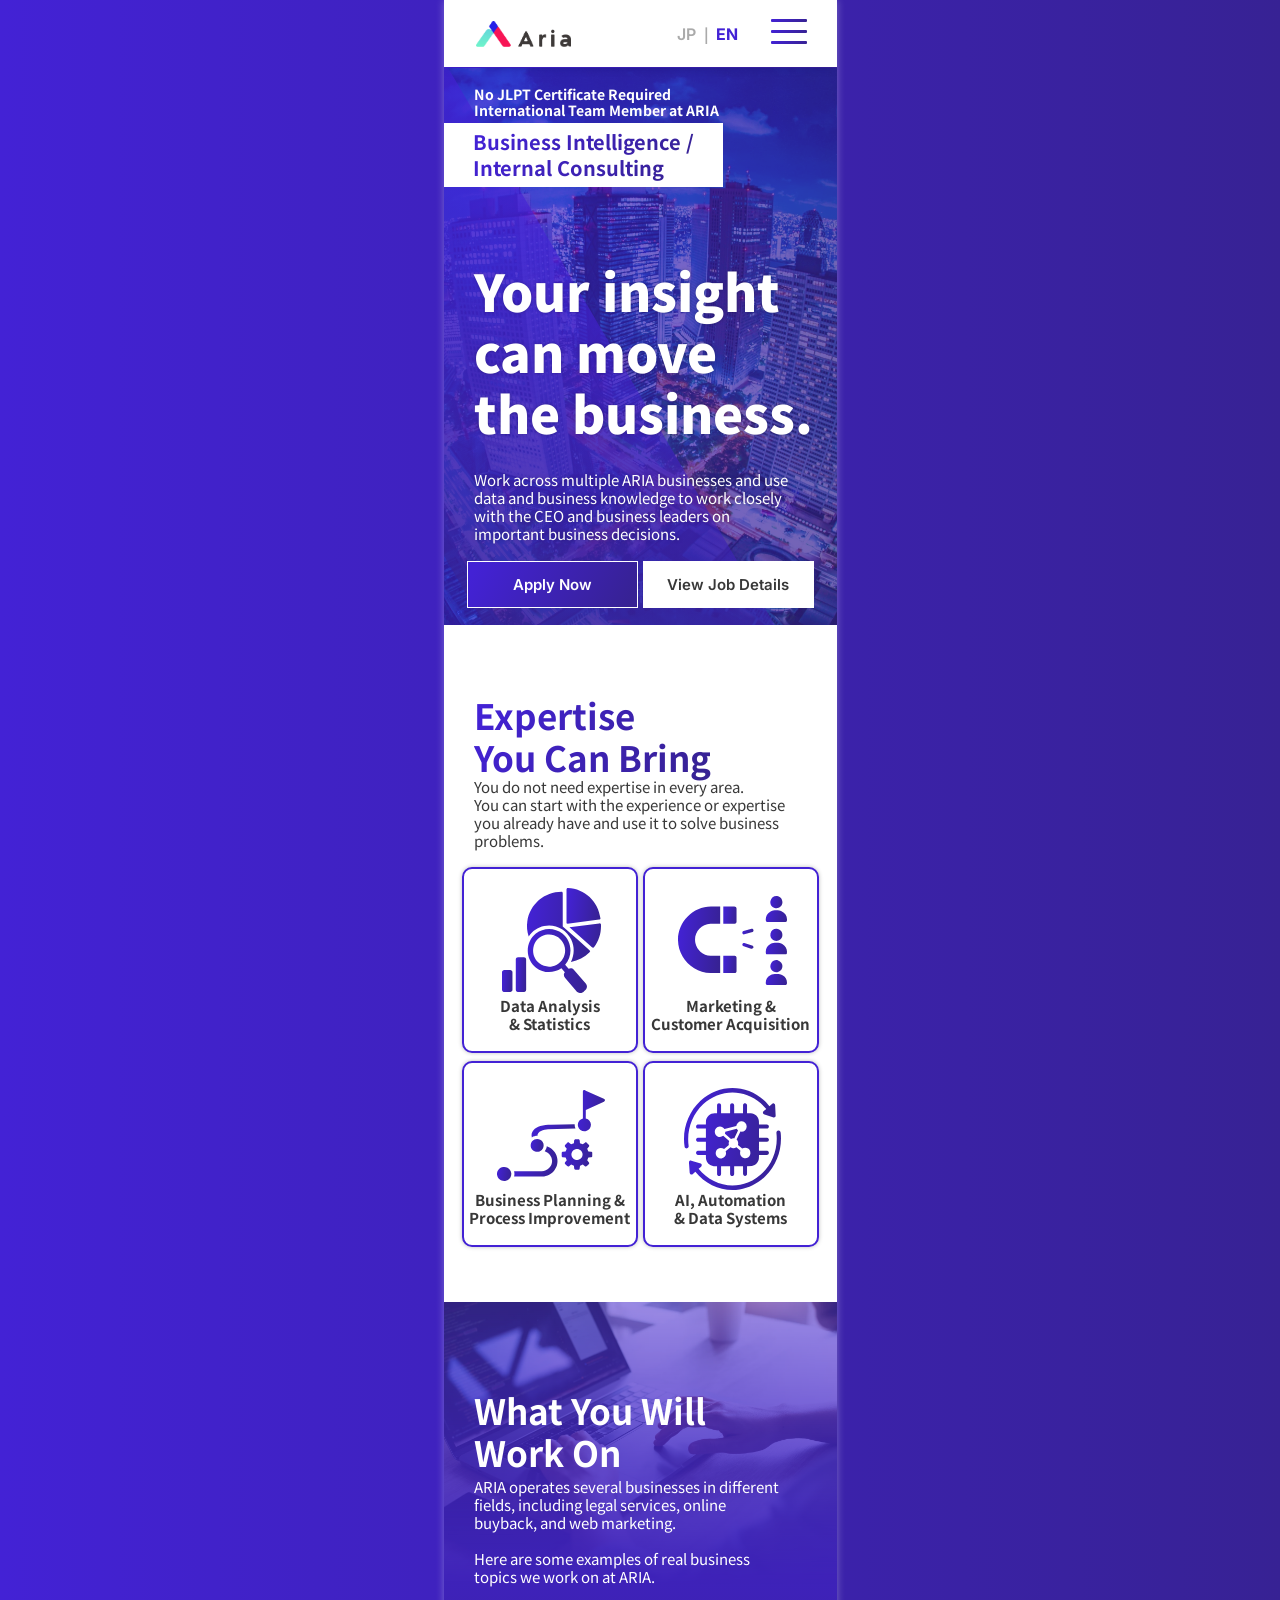
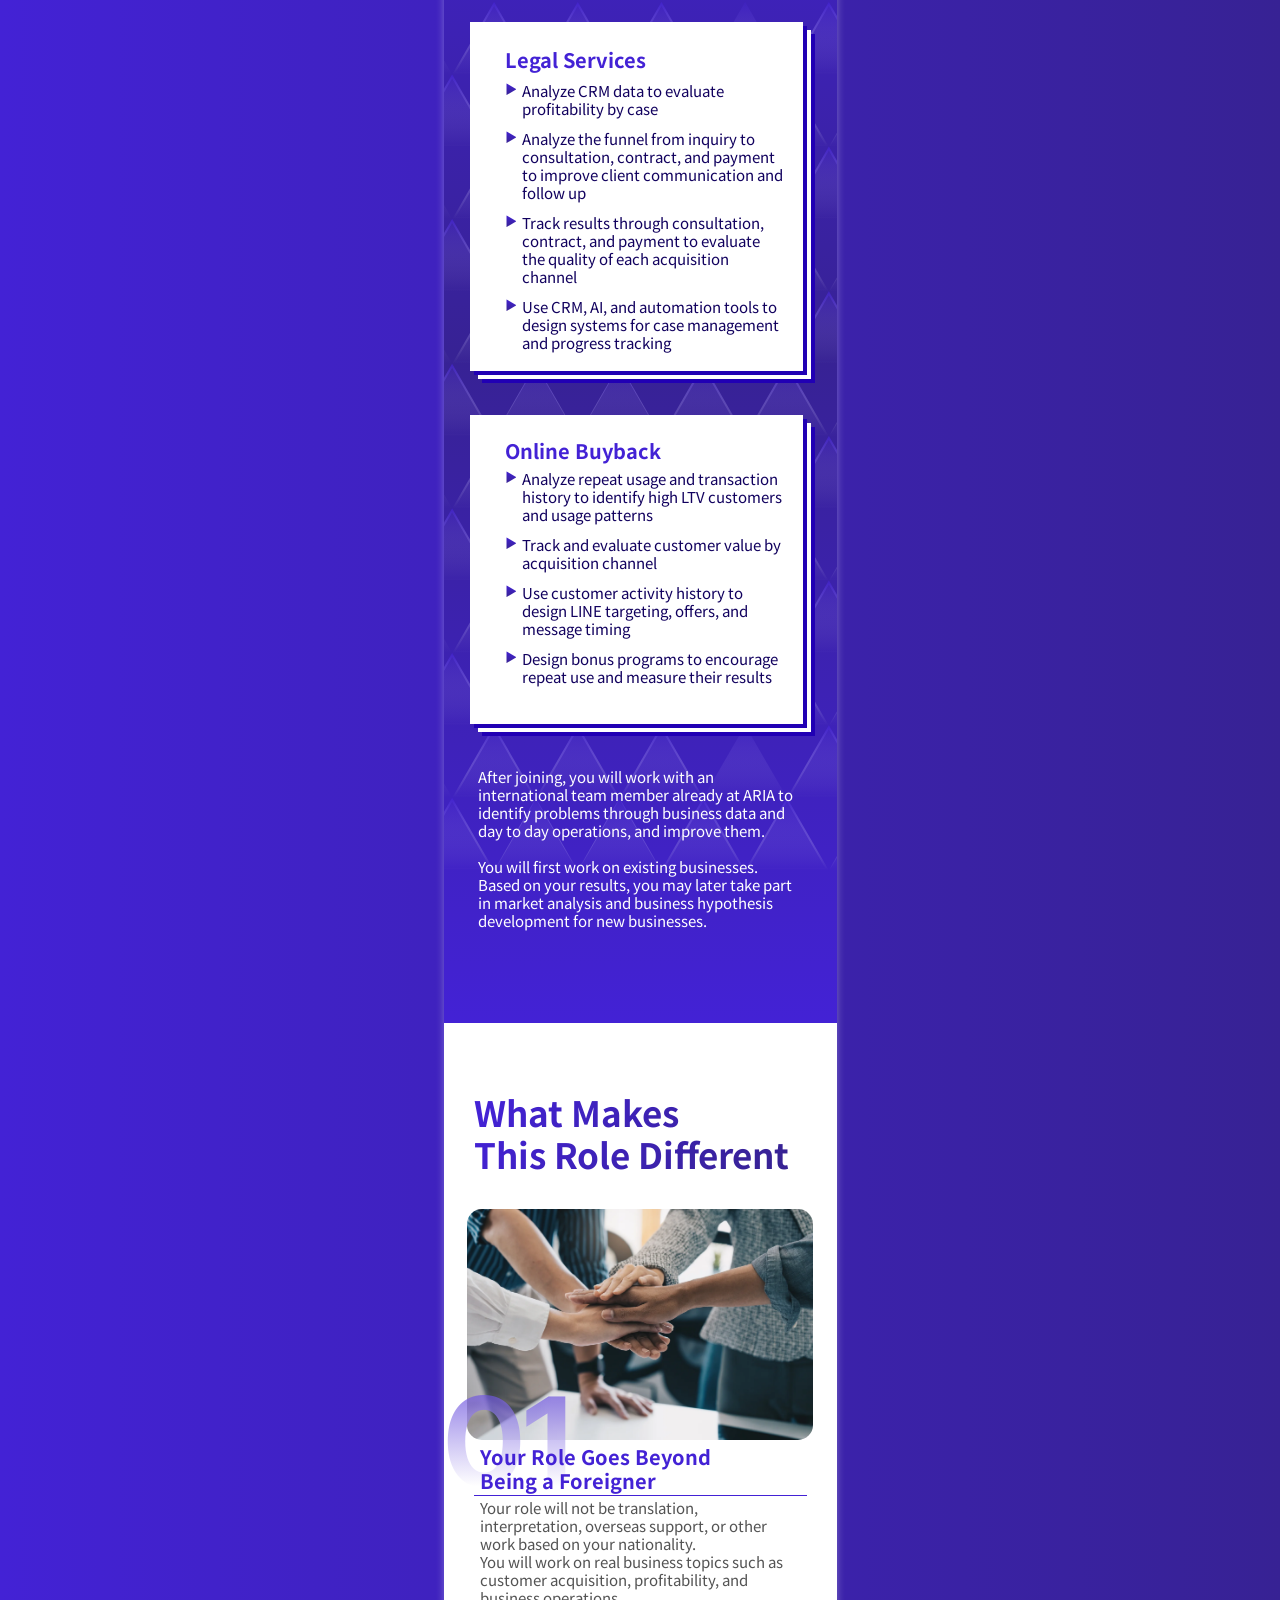
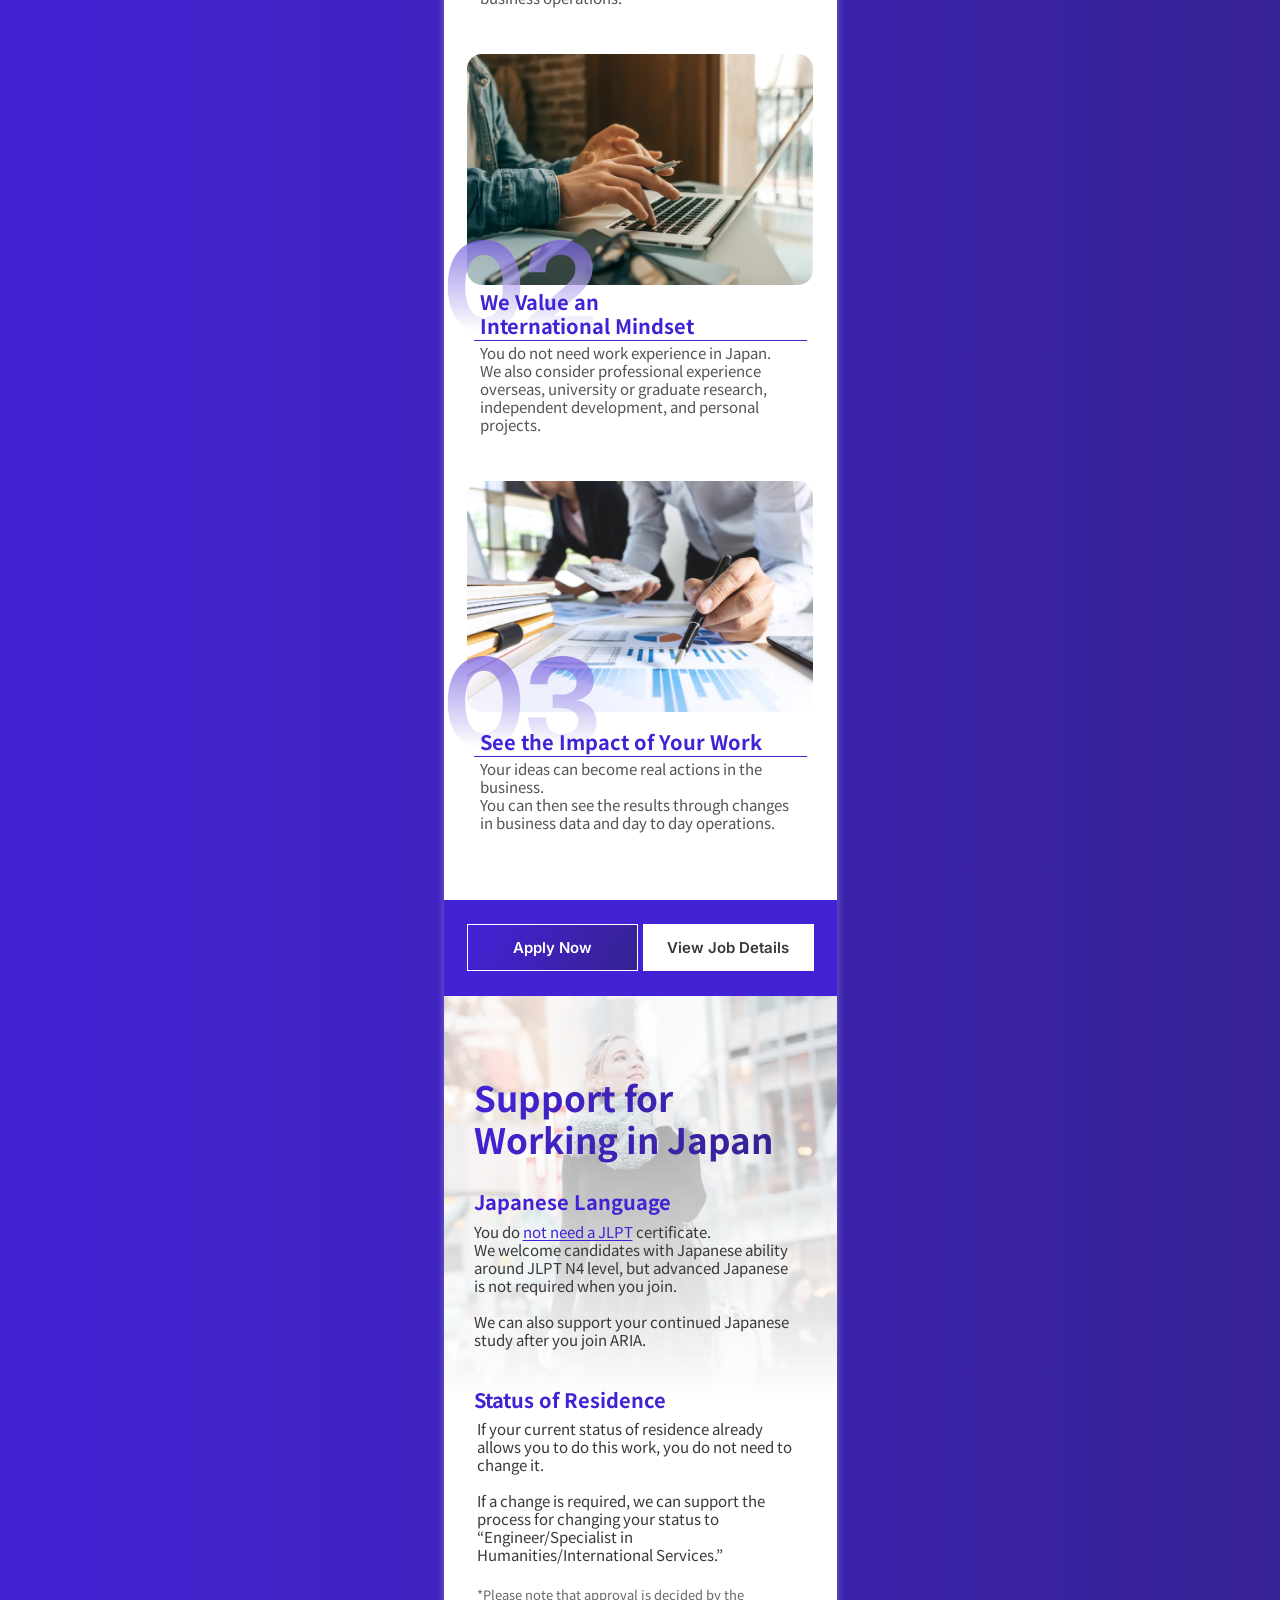
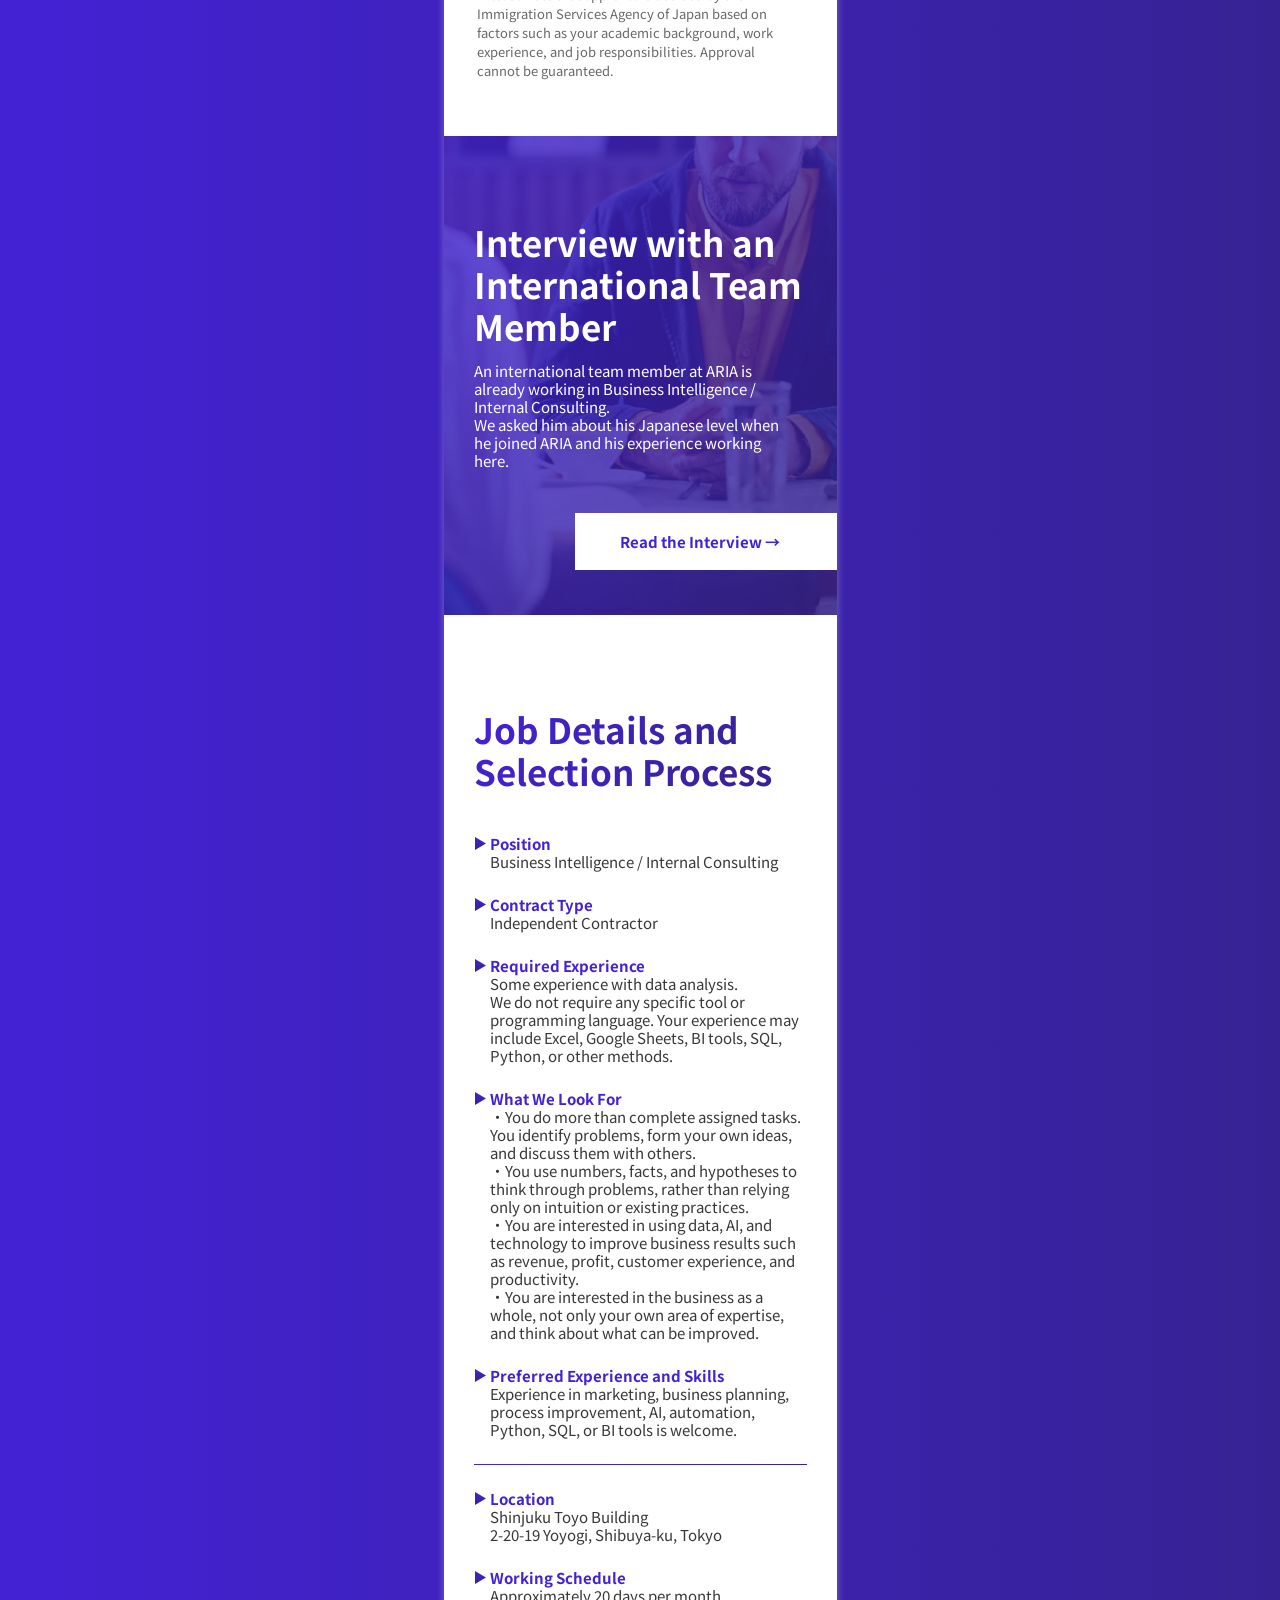
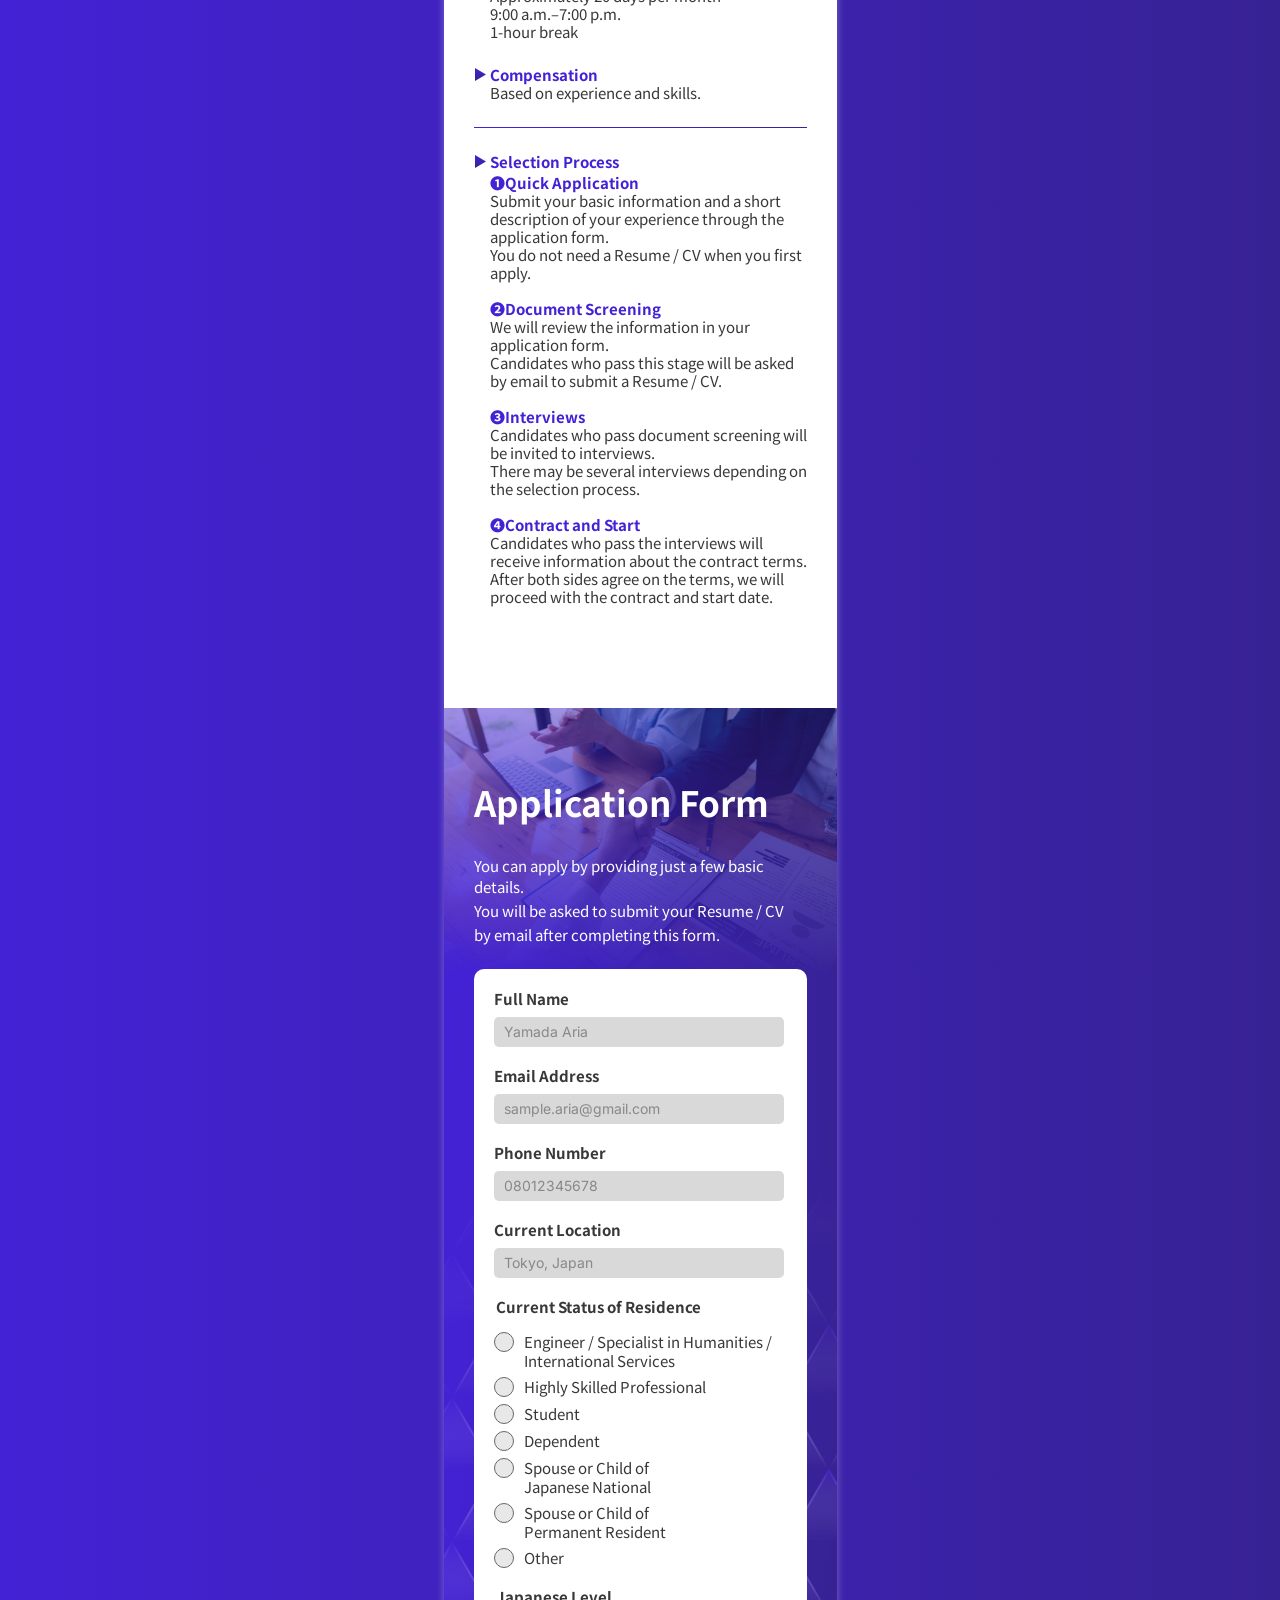
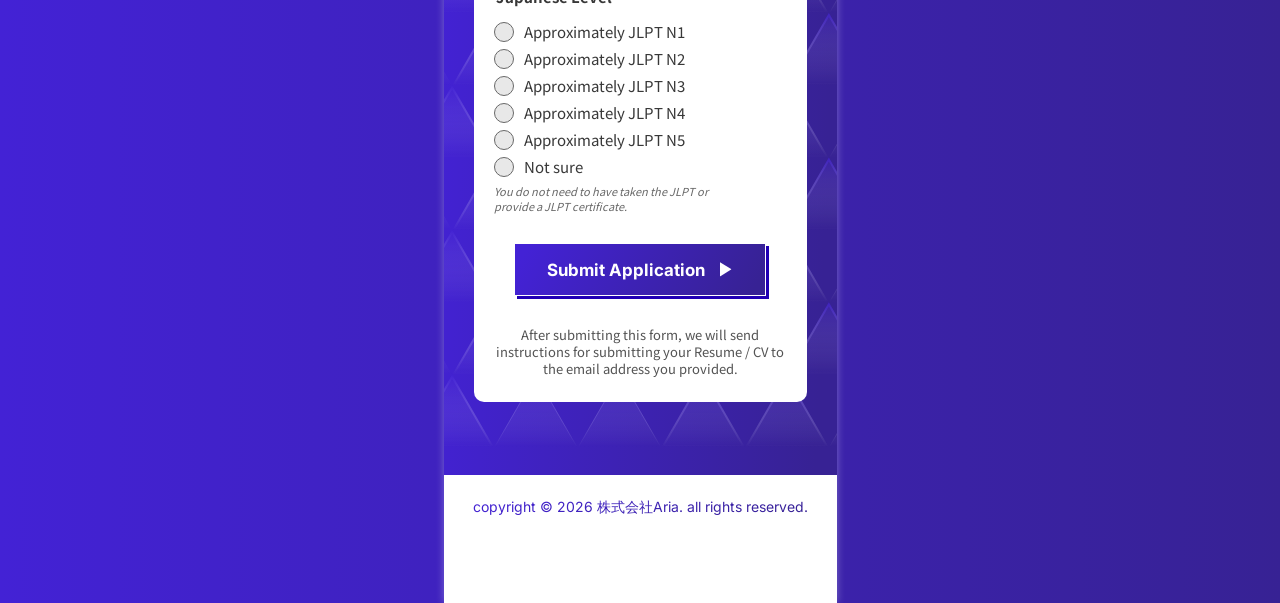
<file: index.html>
<!doctype html>
<html lang="en">
<head>
  <meta charset="utf-8">
  <meta name="viewport" content="width=device-width, initial-scale=1">
  <meta name="description" content="Business Intelligence / Internal Consulting recruitment at ARIA">
  <title>ARIA | Business Intelligence / Internal Consulting</title>
  <link rel="icon" type="image/png" href="assets/favicon.png">
  <link rel="preconnect" href="https://fonts.googleapis.com">
  <link rel="preconnect" href="https://fonts.gstatic.com" crossorigin>
  <link href="https://fonts.googleapis.com/css2?family=Inter:wght@400;600;700;900&family=Noto+Sans+JP:wght@400;700;900&display=swap" rel="stylesheet">
  <link rel="stylesheet" href="styles.css?v=47">
</head>
<body>
  <main class="page">
    <header class="header" id="page-top">
      <img class="logo" src="assets/logo-hq.png" alt="ARIA">
      <div class="language" role="group" aria-label="Language selection">
        <button type="button" data-lang="ja" aria-pressed="false">JP</button><span>｜</span><button class="is-active" type="button" data-lang="en" aria-pressed="true">EN</button>
      </div>
      <button class="menu" type="button" aria-label="Open menu" aria-expanded="false"><i></i><i></i><i></i></button>
      <nav class="global-menu" aria-label="Page navigation" aria-hidden="true">
        <div class="global-menu-links">
          <a href="#expertise">Expertise You Can Bring</a>
          <a href="#work">What You Will Work On</a>
          <a href="#different">What Makes This Role Different</a>
          <a href="#support">Support for Working in Japan</a>
          <a href="#interview">Interview</a>
        </div>
        <div class="global-menu-actions"><a class="global-menu-apply" href="#form">Apply Now</a><a class="global-menu-details" href="#job-details">View Job Details</a></div>
      </nav>
    </header>
    <button class="menu-backdrop" type="button" aria-label="Close menu" tabindex="-1"></button>

    <section class="hero" id="top">
      <div class="hero-photo"></div>
      <div class="hero-line" aria-hidden="true"><img src="assets/hero-line.svg" alt=""></div>
      <p class="hero-kicker">No JLPT Certificate Required<br>International Team Member at ARIA</p>
      <div class="hero-role"><span>Business Intelligence /<br>Internal Consulting</span></div>
      <h1>Your insight<br>can move<br>the business.</h1>
      <p class="hero-copy">Work across multiple ARIA businesses and use data and business knowledge to work closely with the CEO and business leaders on important business decisions.</p>
      <div class="button-pair hero-buttons">
        <a class="button button-primary" href="#form">Apply Now</a>
        <a class="button button-light" href="#job-details">View Job Details</a>
      </div>
    </section>

    <section class="expertise" id="expertise">
      <h2>Expertise<br>You Can Bring</h2>
      <p class="lead">You do not need expertise in every area.<br>You can start with the experience or expertise you already have and use it to solve business problems.</p>
      <div class="expertise-grid">
        <div class="expertise-card expertise-data"><img src="assets/expertise-data-card.svg" alt=""><span>Data Analysis<br>&amp; Statistics</span></div>
        <div class="expertise-card expertise-marketing"><img src="assets/expertise-marketing-card.svg" alt=""><span>Marketing &amp;<br>Customer Acquisition</span></div>
        <div class="expertise-card expertise-planning"><img src="assets/expertise-planning-card.svg" alt=""><span>Business Planning &amp;<br>Process Improvement</span></div>
        <div class="expertise-card expertise-ai"><img src="assets/expertise-ai-card.svg" alt=""><span>AI, Automation<br>&amp; Data Systems</span></div>
      </div>
    </section>

    <section class="work" id="work">
      <div class="work-photo" aria-hidden="true"></div>
      <div class="work-pattern" aria-hidden="true"></div>
      <h2>What You Will<br>Work On</h2>
      <p class="work-intro">ARIA operates several businesses in different fields, including legal services, online buyback, and web marketing.<br><br>Here are some examples of real business topics we work on at ARIA.</p>
      <article class="work-card legal"><h3>Legal Services</h3><ul><li>Analyze CRM data to evaluate profitability by case</li><li>Analyze the funnel from inquiry to consultation, contract, and payment to improve client communication and follow up</li><li>Track results through consultation, contract, and payment to evaluate the quality of each acquisition channel</li><li>Use CRM, AI, and automation tools to design systems for case management and progress tracking</li></ul></article>
      <article class="work-card buyback"><h3>Online Buyback</h3><ul><li>Analyze repeat usage and transaction history to identify high LTV customers and usage patterns</li><li>Track and evaluate customer value by acquisition channel</li><li>Use customer activity history to design LINE targeting, offers, and message timing</li><li>Design bonus programs to encourage repeat use and measure their results</li></ul></article>
      <p class="work-outro">After joining, you will work with an international team member already at ARIA to identify problems through business data and day to day operations, and improve them.<br><br>You will first work on existing businesses. Based on your results, you may later take part in market analysis and business hypothesis development for new businesses.</p>
    </section>

    <section class="different" id="different">
      <h2>What Makes<br>This Role Different</h2>
      <div class="difference-photo photo-1"><img src="assets/difference-meeting.webp" alt="" loading="lazy" decoding="async"></div>
      <div class="difference-photo photo-2"><img src="assets/difference-experience.webp" alt="" loading="lazy" decoding="async"></div>
      <div class="difference-photo photo-3"><img src="assets/difference-impact.webp" alt="" loading="lazy" decoding="async"></div>
      <article class="difference d1"><span class="number">01</span><h3>Your Role Goes Beyond<br>Being a Foreigner</h3><p>Your role will not be translation, interpretation, overseas support, or other work based on your nationality.<br>You will work on real business topics such as customer acquisition, profitability, and business operations.</p></article>
      <article class="difference d2"><span class="number">02</span><h3>We Value an<br>International Mindset</h3><p>You do not need work experience in Japan.<br>We also consider professional experience overseas, university or graduate research, independent development, and personal projects.</p></article>
      <article class="difference d3"><span class="number">03</span><h3>See the Impact of Your Work</h3><p>Your ideas can become real actions in the business.<br>You can then see the results through changes in business data and day to day operations.</p></article>
    </section>

    <section class="cta-band"><div class="button-pair"><a class="button button-primary" href="#form">Apply Now</a><a class="button button-light" href="#job-details">View Job Details</a></div></section>

    <section class="support" id="support">
      <div class="support-photo"></div>
      <h2>Support for<br>Working in Japan</h2>
      <h3 class="japanese">Japanese Language</h3>
      <div class="japanese-copy support-copy"><p>You do <span class="inline-link">not need a JLPT</span> certificate.</p><p>We welcome candidates with Japanese ability around JLPT N4 level, but advanced Japanese is not required when you join.</p><p>We can also support your continued Japanese study after you join ARIA.</p></div>
      <h3 class="residence">Status of Residence</h3>
      <div class="residence-copy support-copy"><p>If your current status of residence already allows you to do this work, you do not need to change it.</p><p>If a change is required, we can support the process for changing your status to “Engineer/Specialist in Humanities/International Services.”</p></div>
      <p class="note">*Please note that approval is decided by the Immigration Services Agency of Japan based on factors such as your academic background, work experience, and job responsibilities. Approval cannot be guaranteed.</p>
    </section>

    <section class="interview" id="interview">
      <div class="interview-photo"></div>
      <h2>Interview with an<br>International Team<br>Member</h2>
      <p>An international team member at ARIA is already working in Business Intelligence / Internal Consulting.<br>We asked him about his Japanese level when he joined ARIA and his experience working here.</p>
      <a href="interview.html" class="interview-link">Read the Interview →</a>
    </section>

    <section class="job-details" id="job-details">
      <h2>Job Details and<br>Selection Process</h2>
      <div class="detail-list">
        <div class="detail"><h3>Position</h3><p>Business Intelligence / Internal Consulting</p></div>
        <div class="detail"><h3>Contract Type</h3><p>Independent Contractor</p></div>
        <div class="detail"><h3>Required Experience</h3><p>Some experience with data analysis.<br>We do not require any specific tool or programming language. Your experience may include Excel, Google Sheets, BI tools, SQL, Python, or other methods.</p></div>
        <div class="detail"><h3>What We Look For</h3><p>・You do more than complete assigned tasks. You identify problems, form your own ideas, and discuss them with others.<br>・You use numbers, facts, and hypotheses to think through problems, rather than relying only on intuition or existing practices.<br>・You are interested in using data, AI, and technology to improve business results such as revenue, profit, customer experience, and productivity.<br>・You are interested in the business as a whole, not only your own area of expertise, and think about what can be improved.</p></div>
        <div class="detail"><h3>Preferred Experience and Skills</h3><p>Experience in marketing, business planning, process improvement, AI, automation, Python, SQL, or BI tools is welcome.</p></div>
        <hr>
        <div class="detail"><h3>Location</h3><p>Shinjuku Toyo Building<br>2-20-19 Yoyogi, Shibuya-ku, Tokyo</p></div>
        <div class="detail"><h3>Working Schedule</h3><p>Approximately 20 days per month<br>9:00 a.m.–7:00 p.m.<br>1-hour break</p></div>
        <div class="detail"><h3>Compensation</h3><p>Based on experience and skills.</p></div>
        <hr>
        <div class="detail process"><h3>Selection Process</h3><p><b>❶Quick Application</b><br>Submit your basic information and a short description of your experience through the application form.<br>You do not need a Resume / CV when you first apply.<br><br><b>❷Document Screening</b><br>We will review the information in your application form.<br>Candidates who pass this stage will be asked by email to submit a Resume / CV.<br><br><b>❸Interviews</b><br>Candidates who pass document screening will be invited to interviews.<br>There may be several interviews depending on the selection process.<br><br><b>❹Contract and Start</b><br>Candidates who pass the interviews will receive information about the contract terms.<br>After both sides agree on the terms, we will proceed with the contract and start date.</p></div>
      </div>
    </section>

    <section class="form-section" id="form">
      <div class="form-photo" aria-hidden="true"></div>
      <div class="form-pattern" aria-hidden="true"></div>
      <h2>Application Form</h2>
      <div class="form-intro">
        <p>You can apply by providing just a few basic details.</p>
        <p><span class="form-intro-resume">You will be asked to submit your Resume / CV</span><span> by email after completing this form.</span></p>
      </div>
      <form class="application-form">
        <div class="basic-field"><label for="full-name">Full Name</label><input id="full-name" name="fullName" type="text" placeholder="Yamada Aria" required></div>
        <div class="basic-field"><label for="email">Email Address</label><input id="email" name="email" type="email" placeholder="sample.aria@gmail.com" required></div>
        <div class="basic-field"><label for="phone">Phone Number</label><input id="phone" name="phone" type="tel" placeholder="08012345678" required></div>
        <div class="basic-field"><label for="location">Current Location</label><input id="location" name="location" type="text" placeholder="Tokyo, Japan" required></div>

        <fieldset class="radio-group residence-options"><legend>Current Status of Residence</legend>
          <label><input type="radio" name="residence" value="engineer" required><span>Engineer / Specialist in Humanities /<br>International Services</span></label>
          <label><input type="radio" name="residence" value="highly-skilled"><span>Highly Skilled Professional</span></label>
          <label><input type="radio" name="residence" value="student"><span>Student</span></label>
          <label><input type="radio" name="residence" value="dependent"><span>Dependent</span></label>
          <label><input type="radio" name="residence" value="spouse-japanese"><span>Spouse or Child of<br>Japanese National</span></label>
          <label><input type="radio" name="residence" value="spouse-resident"><span>Spouse or Child of<br>Permanent Resident</span></label>
          <label><input type="radio" name="residence" value="other"><span>Other</span></label>
        </fieldset>

        <div class="residence-other-field" hidden>
          <label for="residence-other">Please specify</label>
          <input id="residence-other" name="residenceOther" type="text" autocomplete="off">
        </div>

        <fieldset class="radio-group japanese-options"><legend>Japanese Level</legend>
          <label><input type="radio" name="japaneseLevel" value="n1" required><span>Approximately JLPT N1</span></label>
          <label><input type="radio" name="japaneseLevel" value="n2"><span>Approximately JLPT N2</span></label>
          <label><input type="radio" name="japaneseLevel" value="n3"><span>Approximately JLPT N3</span></label>
          <label><input type="radio" name="japaneseLevel" value="n4"><span>Approximately JLPT N4</span></label>
          <label><input type="radio" name="japaneseLevel" value="n5"><span>Approximately JLPT N5</span></label>
          <label><input type="radio" name="japaneseLevel" value="unknown"><span>Not sure</span></label>
          <small>You do not need to have taken the JLPT or<br>provide a JLPT certificate.</small>
        </fieldset>

        <button class="submit-application" type="submit">Submit Application <img src="assets/submit-arrow.svg" alt=""></button>
        <p class="form-note">After submitting this form, we will send instructions for submitting your Resume / CV to the email address you provided.</p>
      </form>
    </section>

    <footer class="site-footer">
      <p>copyright © 2026 株式会社Aria. all rights reserved.</p>
    </footer>
  </main>

  <div class="floating-cta"><a class="button button-primary" href="#form">Apply Now</a><a class="button button-light" href="#job-details">View Job Details</a><a class="to-top" href="#page-top" aria-label="Back to top">↑</a></div>
  <script src="script.js?v=20"></script>
</body>
</html>
</file>
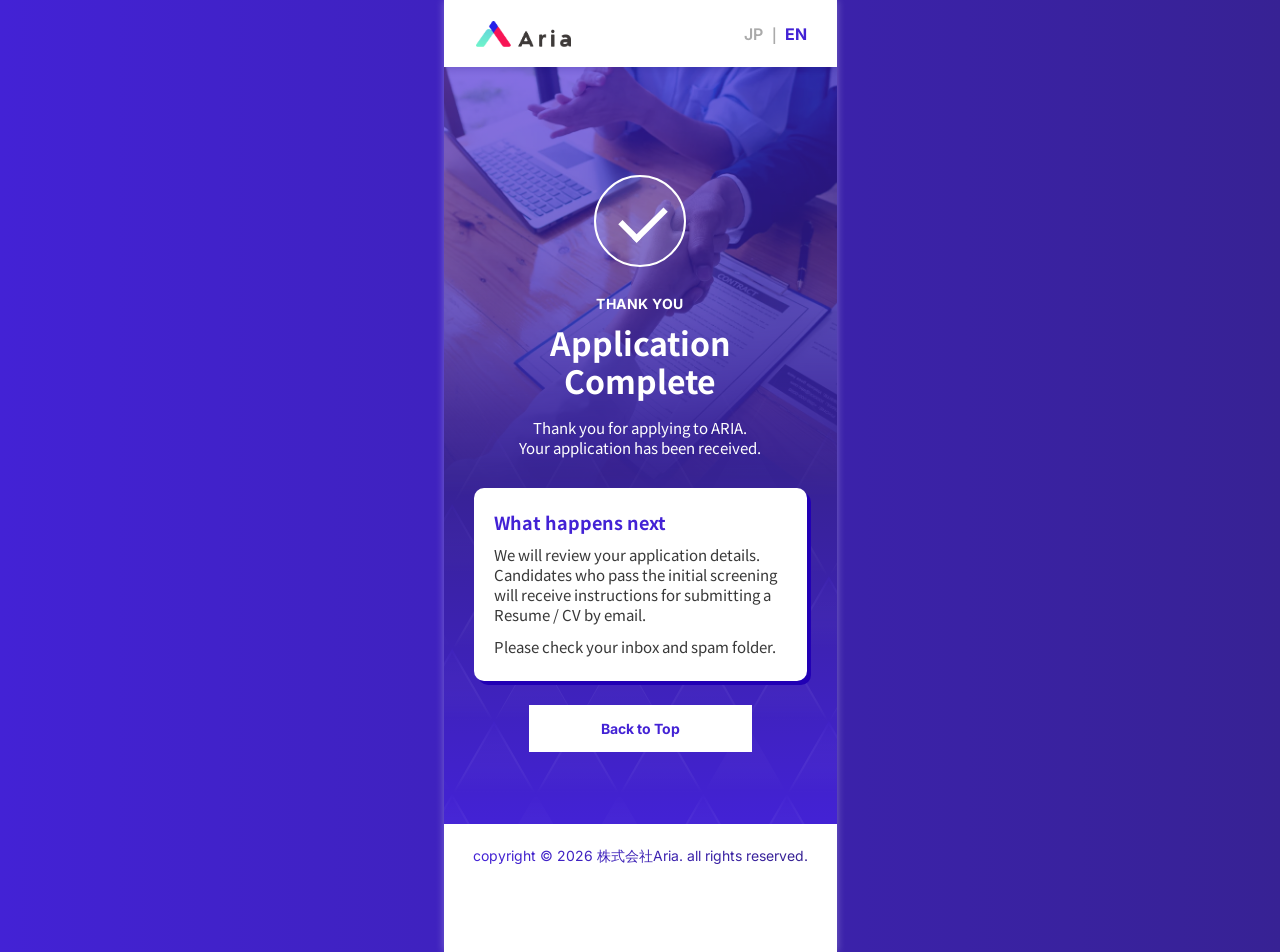
<file: complete.html>
<!doctype html>
<html lang="en">
<head>
  <meta charset="utf-8">
  <meta name="viewport" content="width=device-width, initial-scale=1">
  <title>ARIA | Application Complete</title>
  <link rel="icon" type="image/png" href="assets/favicon.png">
  <link rel="preconnect" href="https://fonts.googleapis.com">
  <link rel="preconnect" href="https://fonts.gstatic.com" crossorigin>
  <link href="https://fonts.googleapis.com/css2?family=Inter:wght@400;600;700;900&family=Noto+Sans+JP:wght@400;700;900&display=swap" rel="stylesheet">
  <link rel="stylesheet" href="application-flow.css?v=7">
</head>
<body>
  <main class="flow-page">
    <header class="header">
      <a href="index.html#top"><img class="logo" src="assets/logo-hq.png" alt="ARIA"></a>
      <div class="language" role="group" aria-label="Language selection"><button type="button" data-lang="ja">JP</button><span>｜</span><button type="button" data-lang="en">EN</button></div>
    </header>
    <section class="flow-main complete-main">
      <div class="flow-content">
        <div class="complete-icon" aria-hidden="true"></div>
        <p class="flow-eyebrow" data-copy="eyebrow">THANK YOU</p>
        <h1 class="flow-title" data-copy="title">Application<br>Complete</h1>
        <p class="flow-lead" data-copy="lead">Thank you for applying to ARIA.<br>Your application has been received.</p>
        <div class="message-card"><h2 data-copy="nextTitle">What happens next</h2><p data-copy="nextText">We will review your application details. Candidates who pass the initial screening will receive instructions for submitting a Resume / CV by email.</p><p data-copy="mailNote">Please check your inbox and spam folder.</p></div>
        <div class="flow-actions complete-actions"><a class="flow-button flow-button-primary" href="index.html#top" data-copy="back">Back to Top</a></div>
      </div>
    </section>
    <footer class="site-footer"><p>copyright © 2026 株式会社Aria. all rights reserved.</p></footer>
  </main>
  <script src="complete.js?v=2"></script>
</body>
</html>
</file>
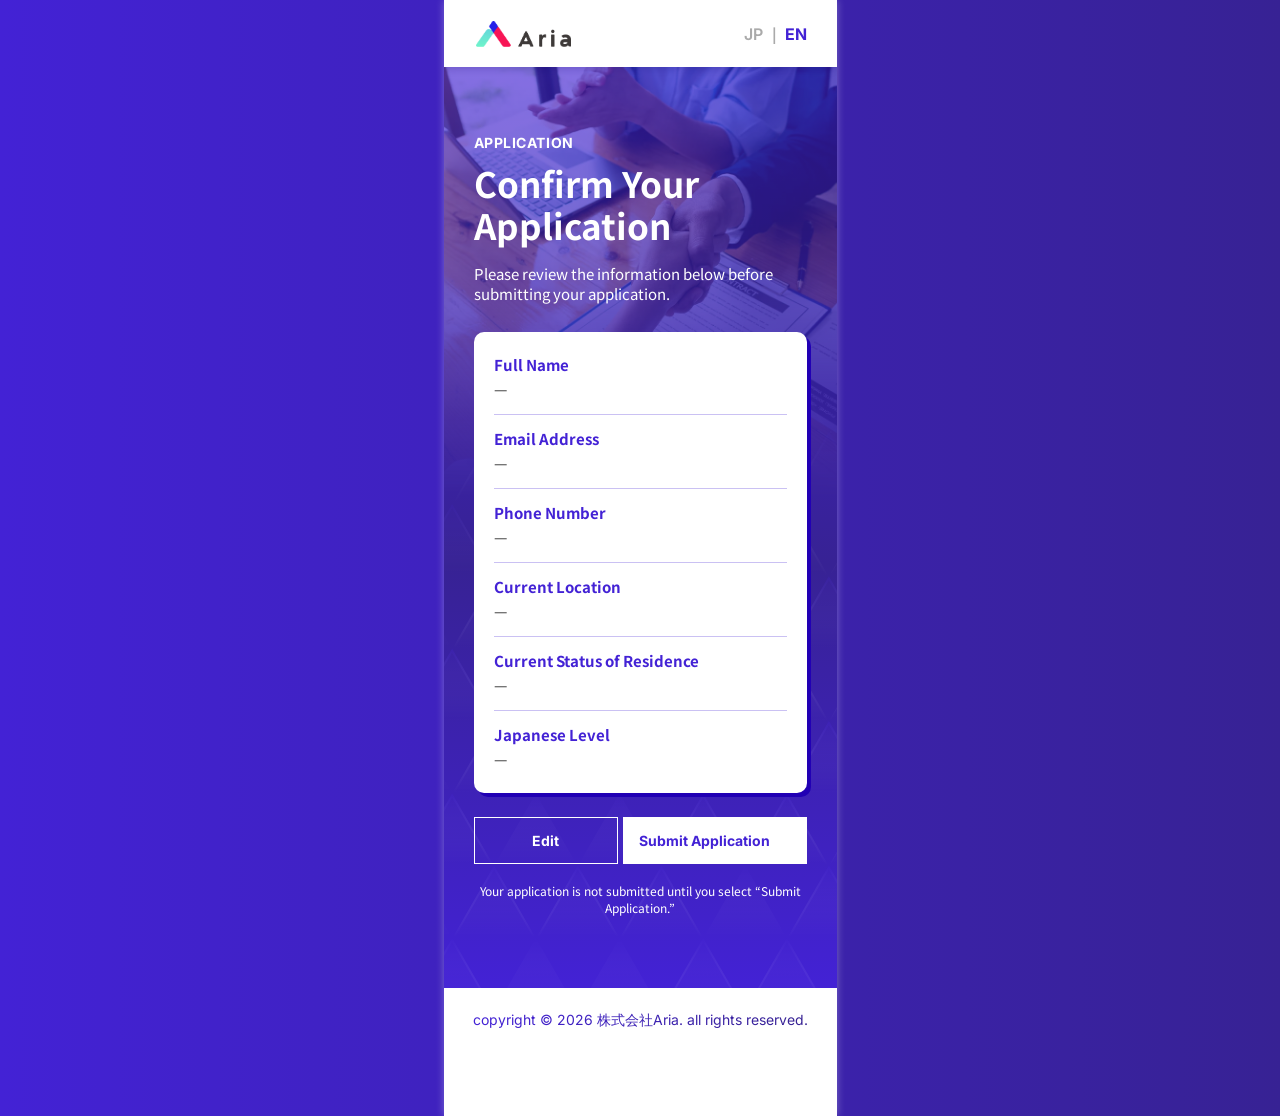
<file: confirm.html>
<!doctype html>
<html lang="en">
<head>
  <meta charset="utf-8">
  <meta name="viewport" content="width=device-width, initial-scale=1">
  <title>ARIA | Confirm Application</title>
  <link rel="icon" type="image/png" href="assets/favicon.png">
  <link rel="preconnect" href="https://fonts.googleapis.com">
  <link rel="preconnect" href="https://fonts.gstatic.com" crossorigin>
  <link href="https://fonts.googleapis.com/css2?family=Inter:wght@400;600;700;900&family=Noto+Sans+JP:wght@400;700;900&display=swap" rel="stylesheet">
  <link rel="stylesheet" href="application-flow.css?v=7">
</head>
<body>
  <main class="flow-page">
    <header class="header">
      <a href="index.html#top"><img class="logo" src="assets/logo-hq.png" alt="ARIA"></a>
      <div class="language" role="group" aria-label="Language selection"><button type="button" data-lang="ja">JP</button><span>｜</span><button type="button" data-lang="en">EN</button></div>
    </header>
    <section class="flow-main">
      <div class="flow-content">
        <p class="flow-eyebrow" data-copy="eyebrow">APPLICATION</p>
        <h1 class="flow-title" data-copy="title">Confirm Your<br>Application</h1>
        <p class="flow-lead" data-copy="lead">Please review the information below before submitting your application.</p>
        <div class="summary-card">
          <dl class="summary-list">
            <div class="summary-row"><dt data-label="fullName">Full Name</dt><dd data-value="fullName">—</dd></div>
            <div class="summary-row"><dt data-label="email">Email Address</dt><dd data-value="email">—</dd></div>
            <div class="summary-row"><dt data-label="phone">Phone Number</dt><dd data-value="phone">—</dd></div>
            <div class="summary-row"><dt data-label="location">Current Location</dt><dd data-value="location">—</dd></div>
            <div class="summary-row"><dt data-label="residence">Current Status of Residence</dt><dd data-value="residence">—</dd></div>
            <div class="summary-row"><dt data-label="japaneseLevel">Japanese Level</dt><dd data-value="japaneseLevel">—</dd></div>
          </dl>
        </div>
        <div class="flow-actions"><a class="flow-button flow-button-secondary" href="index.html#form" data-copy="edit">Edit</a><button class="flow-button flow-button-primary" type="button" data-copy="submit">Submit Application</button></div>
        <p class="flow-note" data-copy="note">Your application is not submitted until you select “Submit Application.”</p>
      </div>
    </section>
    <footer class="site-footer"><p>copyright © 2026 株式会社Aria. all rights reserved.</p></footer>
  </main>
  <script src="confirm.js?v=1"></script>
</body>
</html>
</file>
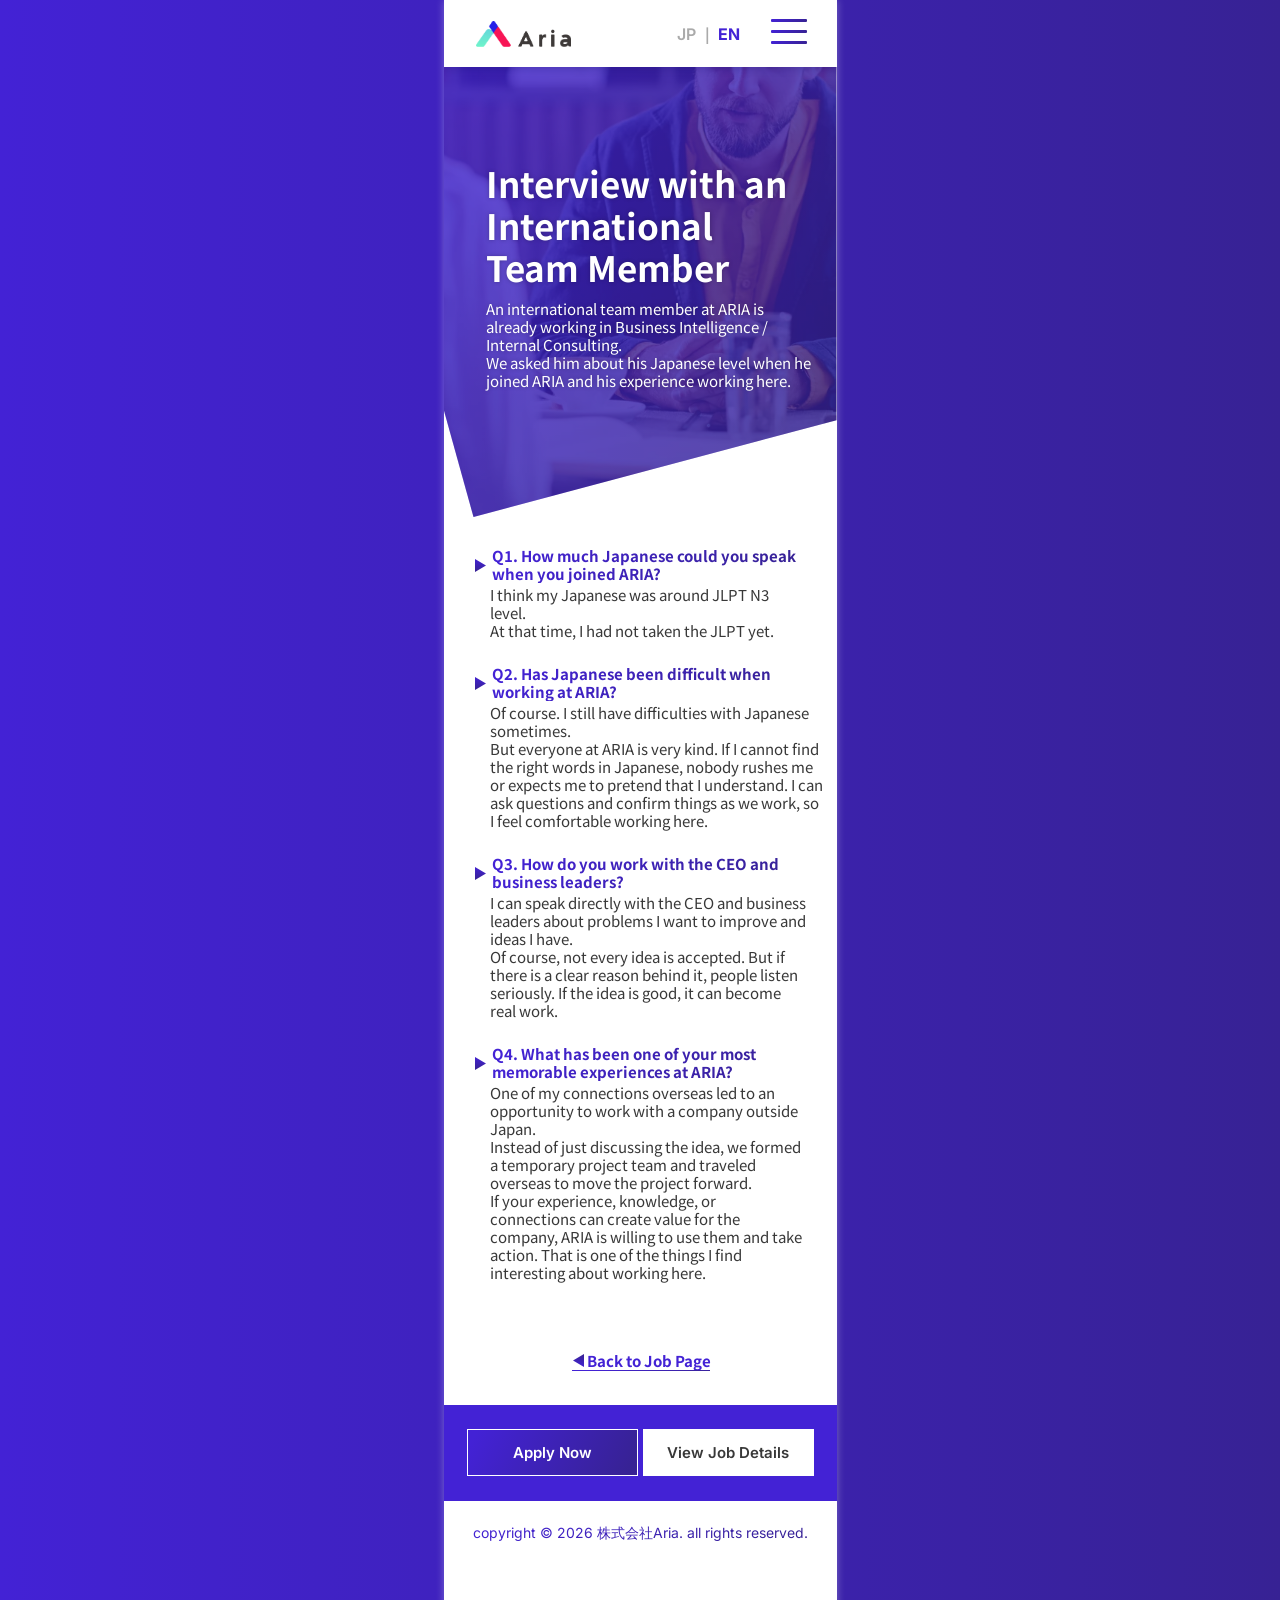
<file: interview.html>
<!doctype html>
<html lang="en">
<head>
  <meta charset="utf-8">
  <meta name="viewport" content="width=device-width, initial-scale=1">
  <meta name="description" content="Interview with an international team member working at ARIA">
  <title>ARIA | Interview with an International Team Member</title>
  <link rel="icon" type="image/png" href="assets/favicon.png">
  <link rel="preconnect" href="https://fonts.googleapis.com">
  <link rel="preconnect" href="https://fonts.gstatic.com" crossorigin>
  <link href="https://fonts.googleapis.com/css2?family=Inter:wght@400;600;700;900&family=Noto+Sans+JP:wght@400;700;900&display=swap" rel="stylesheet">
  <link rel="stylesheet" href="interview.css?v=14">
</head>
<body>
  <main class="interview-page">
    <header class="header">
      <a href="index.html#top"><img class="logo" src="assets/logo-hq.png" alt="ARIA"></a>
      <div class="language" role="group" aria-label="Language selection">
        <button type="button" data-lang="ja" aria-pressed="false">JP</button><span>｜</span><button class="is-active" type="button" data-lang="en" aria-pressed="true">EN</button>
      </div>
      <button class="menu" type="button" aria-label="Open menu" aria-expanded="false"><i></i><i></i><i></i></button>
      <nav class="global-menu" aria-label="Page navigation" aria-hidden="true">
        <div class="global-menu-links">
          <a href="index.html#expertise" data-menu-copy="expertise">Expertise You Can Bring</a>
          <a href="index.html#work" data-menu-copy="work">What You Will Work On</a>
          <a href="index.html#different" data-menu-copy="different">What Makes This Role Different</a>
          <a href="index.html#support" data-menu-copy="support">Support for Working in Japan</a>
          <a href="index.html#interview" data-menu-copy="interview">Interview</a>
        </div>
        <div class="global-menu-actions"><a class="global-menu-apply" href="index.html#form" data-menu-copy="apply">Apply Now</a><a class="global-menu-details" href="index.html#job-details" data-menu-copy="details">View Job Details</a></div>
      </nav>
    </header>
    <button class="menu-backdrop" type="button" aria-label="Close menu" tabindex="-1"></button>

    <section class="interview-content">
      <div class="interview-hero-art" aria-hidden="true">
        <div class="interview-hero-gradient"></div>
        <div class="interview-hero-photo"></div>
      </div>
      <h1 data-copy="title">Interview with an<br>International<br>Team Member</h1>
      <p class="interview-intro" data-copy="intro">An international team member at ARIA is already working in Business Intelligence / Internal Consulting.<br>We asked him about his Japanese level when he joined ARIA and his experience working here.</p>

      <div class="qa-list">
        <article class="qa-item">
          <h2><img src="assets/interview-question-bullet.svg" alt=""><span data-copy="q1">Q1. How much Japanese could you speak when you joined ARIA?</span></h2>
          <div class="qa-answer"><span></span><p data-copy="a1">I think my Japanese was around JLPT N3 level.<br>At that time, I had not taken the JLPT yet.</p></div>
        </article>
        <article class="qa-item">
          <h2><img src="assets/interview-question-bullet.svg" alt=""><span data-copy="q2">Q2. Has Japanese been difficult when working at ARIA?</span></h2>
          <div class="qa-answer"><span></span><p data-copy="a2">Of course. I still have difficulties with Japanese sometimes.<br>But everyone at ARIA is very kind. If I cannot find the right words in Japanese, nobody rushes me or expects me to pretend that I understand. I can ask questions and confirm things as we work, so I feel comfortable working here.</p></div>
        </article>
        <article class="qa-item">
          <h2><img src="assets/interview-question-bullet.svg" alt=""><span data-copy="q3">Q3. How do you work with the CEO and business leaders?</span></h2>
          <div class="qa-answer"><span></span><p data-copy="a3">I can speak directly with the CEO and business leaders about problems I want to improve and ideas I have.<br>Of course, not every idea is accepted. But if there is a clear reason behind it, people listen seriously. If the idea is good, it can become real work.</p></div>
        </article>
        <article class="qa-item">
          <h2><img src="assets/interview-question-bullet.svg" alt=""><span data-copy="q4">Q4. What has been one of your most memorable experiences at ARIA?</span></h2>
          <div class="qa-answer"><span></span><p data-copy="a4">One of my connections overseas led to an opportunity to work with a company outside Japan.<br>Instead of just discussing the idea, we formed a temporary project team and traveled overseas to move the project forward.<br>If your experience, knowledge, or connections can create value for the company, ARIA is willing to use them and take action. That is one of the things I find interesting about working here.</p></div>
        </article>
      </div>

      <a class="back-link" href="index.html#interview">
        <img class="back-arrow" src="assets/interview-back-arrow.svg" alt="">
        <span data-copy="back">Back to Job Page</span>
        <img class="back-line" src="assets/interview-back-line.svg" alt="">
      </a>
    </section>

    <section class="interview-cta" aria-label="Application links">
      <div class="button-pair">
        <a class="button button-primary" href="index.html#form" data-copy="apply">Apply Now</a>
        <a class="button button-light" href="index.html#job-details" data-copy="details">View Job Details</a>
      </div>
    </section>

    <footer class="site-footer">
      <p>copyright © 2026 株式会社Aria. all rights reserved.</p>
    </footer>
  </main>
  <script src="interview.js?v=6"></script>
</body>
</html>
</file>
<file: styles.css>
:root{--purple:#4322d5;--purple-dark:#372294;--ink:#383838;--muted:#535353;--gradient:linear-gradient(118deg,var(--purple) 4.91%,var(--purple-dark) 95.09%)}
*{box-sizing:border-box}
html{scroll-behavior:smooth}
body{margin:0;background:linear-gradient(90deg,#4322d5 0%,#372294 100%);color:var(--ink);font-family:"Noto Sans JP",sans-serif;font-size:15px;line-height:1.2}
.page{width:393px;max-width:none;margin:0 auto;background:#fff;overflow:clip;position:relative;box-shadow:0 0 8px rgba(255,255,255,.32);zoom:calc(min(100vw,600px)/393px)}
section[id]{scroll-margin-top:67px}
h1,h2,h3,p{margin:0}.page h2{font-size:35px;line-height:1.2;font-weight:700;background:var(--gradient);-webkit-background-clip:text;background-clip:text;color:transparent}
.header{height:67px;background:#fff;position:sticky;top:0;z-index:30;box-shadow:0 3px 7px rgba(17,0,94,.16)}.logo{position:absolute;left:30px;top:21px;width:100px;height:26px;object-fit:contain}.language{position:absolute;left:233px;top:24px;font:600 16px/20px Inter,sans-serif}.language span{color:#aaa}.language b{color:var(--purple)}
.menu{position:absolute;left:327px;top:19px;width:36px;height:25px;border:0;background:none;padding:0;cursor:pointer}.menu i{position:absolute;left:0;height:3px;width:36px;border-radius:1px;background:linear-gradient(149.287deg,var(--purple) 4.91%,var(--purple-dark) 95.09%);display:block}.menu i:nth-child(1){top:0}.menu i:nth-child(2){top:11px}.menu i:nth-child(3){top:22px}
.menu i{transition:transform .25s ease,opacity .2s ease}.menu[aria-expanded="true"] i:nth-child(1){transform:translateY(11px) rotate(45deg)}.menu[aria-expanded="true"] i:nth-child(2){opacity:0}.menu[aria-expanded="true"] i:nth-child(3){transform:translateY(-11px) rotate(-45deg)}
.global-menu{position:absolute;left:0;top:67px;width:393px;height:558px;padding:31px 30px 28px;background:#fff;z-index:25;opacity:0;visibility:hidden;pointer-events:none;transform:translateY(-10px);transition:opacity .2s ease,transform .25s ease,visibility .25s}.global-menu.is-open{opacity:1;visibility:visible;pointer-events:auto;transform:translateY(0)}.global-menu-links{border-top:1px solid var(--purple)}.global-menu-links a{display:flex;align-items:center;min-height:51px;padding:8px 4px;border-bottom:1px solid var(--purple);color:var(--purple);font-size:16px;font-weight:700;line-height:20px;text-decoration:none}.global-menu-links a::after{content:"›";margin-left:auto;padding-left:10px;font:400 24px/1 Inter,sans-serif}.global-menu-apply{display:flex;align-items:center;justify-content:center;width:100%;height:47px;margin-top:25px;border:1px solid var(--purple);background:var(--gradient);color:#fff;font:700 15px/18px Inter,"Noto Sans JP",sans-serif;text-decoration:none}
.hero{height:558px;background:linear-gradient(95.642deg,var(--purple) 4.91%,var(--purple-dark) 95.09%);position:relative;overflow:hidden;color:#fff}.hero-photo{position:absolute;left:-221px;top:1px;width:836px;height:557px;background:url("assets/hero-bg.webp") center/cover no-repeat;opacity:.3}.hero-line{position:absolute;left:-170px;top:20.706px;width:476.165px;height:673.122px;z-index:0}.hero-line img{position:absolute;left:50%;top:50%;width:794.51px;height:298.619px;max-width:none;transform:translate(-50%,-50%) rotate(56deg)}.hero>*:not(.hero-photo):not(.hero-line){z-index:1;position:absolute}.hero-kicker{left:30px;top:19px;font-size:14.023px;font-weight:700;line-height:normal;white-space:nowrap}.hero-role{left:0;top:56px;width:279px;height:64px;padding:6px 29px;background:#fff;font-size:20px;font-weight:700;line-height:26px}.hero-role span{display:inline-block;color:transparent;background:linear-gradient(123.092deg,var(--purple) 4.91%,var(--purple-dark) 95.09%);-webkit-background-clip:text;background-clip:text}.hero h1{left:30px;top:187.296px;font-size:54.181px;line-height:1.2;font-weight:900;white-space:nowrap;text-shadow:0 0 3.907px rgba(0,0,0,.25)}.hero-copy{left:30px;top:404px;width:328px;line-height:18px;text-shadow:0 0 4px rgba(0,0,0,.25)}
.button-pair{display:flex;gap:5px;width:347px}.hero-buttons{left:23px;top:494px}.button{height:47px;display:flex;align-items:center;justify-content:center;text-decoration:none;font:600 15px Inter,sans-serif}.button-primary{width:171px;color:#fff;background:var(--gradient);border:1px solid #fff}.button-light{width:171px;color:var(--ink);background:#fff}
.different{height:1477px;position:relative;background:#fff;overflow:hidden}.different>h2{position:absolute;left:30px;top:68px}.difference-photo{position:absolute;left:23px;width:346px;height:231px;border-radius:15px;overflow:hidden}.difference-photo img{display:block;width:100%;height:100%;object-fit:cover}.difference-photo.photo-1{top:186px}.difference-photo.photo-2{top:631px}.difference-photo.photo-2 img{position:absolute;left:-64.22%;top:0;width:189.67%;max-width:none}.difference-photo.photo-3{top:1058px}.difference{position:absolute;left:0;width:100%}.d1{top:344px}.d2{top:789px}.d3{top:1205px}.number{position:absolute;left:0;top:0;font:700 123.093px/normal Inter,sans-serif;background:linear-gradient(to bottom,rgba(67,34,213,.7) 0%,rgba(255,255,255,.7) 80%);-webkit-background-clip:text;background-clip:text;color:transparent}.difference h3{position:absolute;left:36px;top:78px;width:316px;color:var(--purple);font-size:20px;line-height:normal}.difference h3::after{content:"";position:absolute;left:-6px;top:50px;width:333px;height:1px;background:url("assets/section-line.svg") center/333px 1px no-repeat}.difference p{position:absolute;left:36px;top:132px;width:316px;color:var(--muted);font-size:15px;line-height:normal}.d2 h3,.d3 h3{top:78px}.d2 h3::after{top:50px}.d2 p{top:132px}.d3 h3{left:36px;top:102px}.d3 h3::after{left:-6px;top:26px}.d3 p{left:36px;top:132px}
.cta-band{height:96px;background:var(--purple);padding:24px 23px}
.expertise{height:572px;position:relative;background:#fff;overflow:hidden}.expertise h2{position:absolute;left:30px;top:39px}.expertise .lead{position:absolute;left:30px;top:123px;width:316px;line-height:18px}
.work{height:1321px;position:relative;background:linear-gradient(180deg,#4322d5 0%,#372294 49.5192%,#4322d5 100%);color:#fff;overflow:hidden}.work-photo{position:absolute;left:-16px;top:0;width:425px;height:284px;background:url("assets/work-bg.webp") center/cover no-repeat;opacity:.5;-webkit-mask-image:linear-gradient(to bottom,transparent 0%,#000 100%);mask-image:linear-gradient(to bottom,transparent 0%,#000 100%);-webkit-mask-size:100% 100%;mask-size:100% 100%;-webkit-mask-repeat:no-repeat;mask-repeat:no-repeat}.work-pattern{position:absolute;left:0;top:300px;width:393px;height:868px;background:url("assets/work-pattern.svg") left top/393px 868px no-repeat}.work h2{position:absolute;left:30px;top:87px;color:#fff;background:none;-webkit-text-fill-color:#fff}.work-intro{position:absolute;left:30px;top:176px;width:316px;line-height:18px}.work-card{position:absolute;left:26px;width:333px;background:#fff;color:#11005e;padding:0;overflow:hidden;z-index:1;box-shadow:4px 4px 0 #2100b4,8px 8px 0 #fff,12px 12px 0 #2100b4}.work-card h3{position:absolute;left:35px;margin:0;font-size:20px;line-height:normal;color:var(--purple)}.work-card ul{position:absolute;left:35px;width:278px;display:flex;flex-direction:column;gap:12px;padding:0;margin:0;list-style:none}.work-card li{position:relative;width:278px;padding-left:17px;margin:0;line-height:normal}.work-card li::before{content:"";position:absolute;left:0;top:2px;width:12.124px;height:10.5px;background:url("assets/work-bullet.svg") center/contain no-repeat;transform:rotate(90deg)}.legal{top:320px;height:349px}.legal h3{top:23px}.legal ul{top:60px}.buyback{top:713px;height:309px}.buyback h3{top:21px}.buyback ul{top:55px}.work-outro{position:absolute;left:34px;top:1066px;width:316px;line-height:18px;z-index:1}
.support{height:740px;position:relative;background:#fff;overflow:hidden}.support-photo{position:absolute;left:-131.715px;top:-45.332px;width:672.457px;height:448.359px;background:url("assets/support-bg.webp") center/cover no-repeat;opacity:.6;-webkit-mask-image:linear-gradient(to bottom,transparent 0%,#000 100%);mask-image:linear-gradient(to bottom,transparent 0%,#000 100%);-webkit-mask-position:18.321px 0;mask-position:18.321px 0;-webkit-mask-size:648.788px 448.332px;mask-size:648.788px 448.332px;-webkit-mask-repeat:no-repeat;mask-repeat:no-repeat}.support h2{position:absolute;left:30px;top:80px}.support h3{position:absolute;left:30px;color:var(--purple);font-size:20px}.japanese{top:194px}.support-copy{position:absolute;width:316px;font-size:15px;line-height:18px}.support-copy p{position:static;width:auto;line-height:18px}.support-copy p+p{margin-top:0}.support-copy p:last-child{margin-top:18px}.japanese-copy{left:30px;top:227px}.inline-link{color:var(--purple);text-decoration:underline;text-underline-position:from-font}.residence{top:392px}.residence-copy{left:33px;top:424px}.residence-copy p+p{margin-top:18px}.support .note{position:absolute;left:33px;top:589px;width:316px;color:#686868;font-size:13px;line-height:normal}
.expertise h2,.support h2{padding-bottom:.14em}
.interview{height:479px;position:relative;background:var(--gradient);color:#fff;overflow:hidden}.interview-photo{position:absolute;inset:0;opacity:.22}.interview h2{position:absolute;left:30px;top:85px;color:#fff;background:none;-webkit-text-fill-color:#fff}.interview p{position:absolute;left:30px;top:226px;width:316px;line-height:18px}.interview-link{position:absolute;left:131px;top:377px;width:262px;height:57px;background:#fff;color:var(--purple);display:flex;align-items:center;padding-left:45px;text-decoration:none;font-weight:700}
.job-details{height:1693px;position:relative;background:#fff}.job-details>h2{position:absolute;left:30px;top:93px}.detail-list{position:absolute;left:30px;top:220px;width:333px;display:flex;flex-direction:column;gap:25px}.detail h3{color:var(--purple);font-size:15px;line-height:18px;padding-left:16px;position:relative}.detail h3::before{content:"";position:absolute;left:0;top:2.5px;width:13px;height:11px;background:url("assets/detail-bullet.svg") center/contain no-repeat;transform:rotate(90deg);transform-origin:center}.detail p{padding-left:16px;line-height:18px}.detail p b{color:var(--purple)}.detail-list hr{border:0;width:333px;height:1px;margin:0;background:url("assets/detail-line.svg") center/333px 1px no-repeat}.process p{margin-top:3px}
.form-section{height:1367px;position:relative;color:#fff;background:linear-gradient(92.309deg,var(--purple) 4.91%,var(--purple-dark) 95.09%)}.form-section h2{position:absolute;left:30px;top:73px;color:#fff;background:none;-webkit-text-fill-color:#fff}.form-intro{position:absolute;left:30px;top:143px;width:316px;font-size:15px;line-height:18px}.form-intro p+p{margin-top:18px}.application-form{position:absolute;left:30px;top:261px;width:333px;height:1033px;padding:21px 0 0 20px;border-radius:10px;background:#fff;color:var(--ink)}.basic-field{height:57px;margin-bottom:20px}.basic-field label,.radio-group legend{display:block;width:290px;margin:0 0 9px;font-weight:700;font-size:15px;line-height:18px}.basic-field input{display:block;width:290px;height:30px;padding:0 10.484px;border:0;border-radius:5px;outline-color:var(--purple);background:#d9d9d9;color:#383838;font:400 14px/30px Inter,sans-serif}.basic-field input::placeholder{color:#888;opacity:1}.radio-group{position:absolute;left:20px;width:304px;margin:0;padding:0;border:0}.residence-options{top:329px;height:270px}.japanese-options{top:619px;height:226px}.radio-group legend{margin-bottom:16px}.radio-group label{display:flex;align-items:flex-start;gap:10px;min-height:20px;margin-bottom:7px;font-size:15px;line-height:19px;cursor:pointer}.radio-group label input{appearance:none;flex:0 0 20px;width:20px;height:20px;margin:0;border:1px solid #686868;border-radius:50%;background:#e8e8e8}.radio-group label input:checked{border:5px solid var(--purple);background:#fff}.radio-group small{display:block;margin-top:0;color:#686868;font-size:11px;font-style:italic;line-height:15px}.submit-application{position:absolute;left:55px;top:877px;width:223px;height:47px;border:0;background:var(--gradient);color:#fff;font:700 15px/18px "Noto Sans JP",sans-serif;cursor:pointer}.submit-application img{width:13px;height:11px;margin-left:7px;transform:rotate(90deg)}.form-note{position:absolute;left:18px;top:957px;width:297px;color:#535353;text-align:center;font-size:13px;line-height:17px}
.floating-cta{position:fixed;left:50%;bottom:22px;transform:translateX(-50%) scale(calc(min(100vw,600px)/393px));transform-origin:center bottom;width:334px;height:47px;display:flex;gap:4px;z-index:20;filter:drop-shadow(0 0 3px rgba(0,0,0,.5));transition:opacity .2s,transform .2s}.floating-cta .button{width:165px}.to-top{position:absolute;right:-21px;top:-61px;width:50px;height:50px;border-radius:50%;background:var(--gradient);border:4px solid #fff;color:#fff;text-decoration:none;font:700 25px/42px Inter;text-align:center}.floating-cta.is-hidden{opacity:0;pointer-events:none;transform:translateX(-50%) translateY(12px) scale(calc(min(100vw,600px)/393px))}
.work-photo{-webkit-mask-image:linear-gradient(to bottom,#000 0%,transparent 100%);mask-image:linear-gradient(to bottom,#000 0%,transparent 100%)}
.support-photo{-webkit-mask-image:linear-gradient(to bottom,#000 0%,transparent 100%);mask-image:linear-gradient(to bottom,#000 0%,transparent 100%)}
.expertise{height:677px}.expertise::before{left:-20px;top:-86.486px;width:434px;height:794.973px;background:url("assets/expertise-card-pattern.svg") center/434px 794.973px no-repeat;transform:rotate(-90deg);transform-origin:center}.expertise h2{top:69px}.expertise .lead{top:153px}.expertise-grid{position:absolute;left:18px;top:242px;width:357px;height:380px;display:grid;grid-template-columns:176px 176px;grid-template-rows:186px 186px;gap:8px 5px}.expertise-card{position:relative;width:176px;height:186px;overflow:hidden;border:2px solid var(--purple);border-radius:10px;background:#fff;box-shadow:0 0 4px rgba(0,0,0,.25);color:var(--ink);font-size:15px;font-weight:700;line-height:18px;text-align:center}.expertise-card img{position:absolute;display:block;object-fit:contain}.expertise-card span{position:absolute;left:0;top:127.89px;width:100%;white-space:nowrap}.expertise-data img{left:38px;top:19px;width:99.799px;height:105.149px}.expertise-marketing img{left:33.1px;top:26.62px;width:109.2px;height:90.4px}.expertise-planning img{left:33px;top:27px;width:108.7px;height:90.9px}.expertise-ai img{left:39px;top:25px;width:98px;height:101.6px}
.form-photo{position:absolute;left:-90px;top:-1px;width:499px;height:281px;background:url("assets/form-bg.webp") center/cover no-repeat;opacity:.5;-webkit-mask-image:linear-gradient(to bottom,#000 0%,transparent 100%);mask-image:linear-gradient(to bottom,#000 0%,transparent 100%);-webkit-mask-position:74px 1px;mask-position:74px 1px;-webkit-mask-size:425px 268px;mask-size:425px 268px;-webkit-mask-repeat:no-repeat;mask-repeat:no-repeat}.form-pattern{position:absolute;left:0;top:471px;width:393px;height:868px;background:url("assets/work-pattern.svg") left top/393px 868px no-repeat;-webkit-mask-image:linear-gradient(to bottom,transparent 0%,#000 32%,#000 100%);mask-image:linear-gradient(to bottom,transparent 0%,#000 32%,#000 100%);-webkit-mask-repeat:no-repeat;mask-repeat:no-repeat}.submit-application{left:40.766px;top:874px;width:251.468px;height:53px;border:1.128px solid #fff;font:700 16.915px/20px Inter,sans-serif;box-shadow:3px 3px 0 #2100b4}.submit-application img{width:14.66px;height:12.404px;margin-left:9px}
.residence-other-field{position:absolute;left:20px;top:604px;width:290px}.residence-other-field label{display:block;margin-bottom:7px;font-weight:700;font-size:13px;line-height:16px}.residence-other-field input{display:block;width:290px;height:30px;padding:0 10px;border:1px solid #b8b8b8;border-radius:5px;outline-color:var(--purple);background:#f2f2f2;color:#383838;font:400 14px/30px Inter,sans-serif}.form-section.has-other{height:1429px}.form-section.has-other .form-pattern{height:930px;background-size:393px 930px}.application-form.has-other{height:1095px}.application-form.has-other .japanese-options{top:681px}.application-form.has-other .submit-application{top:936px}.application-form.has-other .form-note{top:1019px}
.form-intro{top:147px;line-height:0}.form-intro p{margin:0;line-height:normal}.form-intro p+p{margin-top:0}.form-intro-resume{line-height:27px}.form-intro-resume+span{line-height:normal}
.site-footer{position:relative;width:393px;height:128px;background:#fff}.site-footer p{position:absolute;left:29px;top:22px;width:334px;height:22px;margin:0;background:linear-gradient(160.057deg,#4322d5 4.9104%,#372294 95.09%);background-clip:text;-webkit-background-clip:text;color:transparent;-webkit-text-fill-color:transparent;text-align:center;white-space:nowrap;font:400 14px/20px Inter,sans-serif}
.number{background:linear-gradient(to bottom,rgba(67,34,213,.7) 0%,rgba(255,255,255,.7) 80%);-webkit-background-clip:text;background-clip:text}
.work-card li{line-height:18px}
@media(max-width:392px){.page{width:393px}.floating-cta{width:334px}.floating-cta .button{width:165px}.button-pair{width:347px}.button-pair .button{width:171px}.to-top{right:-21px}}
@media(prefers-reduced-motion:reduce){html{scroll-behavior:auto}.floating-cta{transition:none}}
.language{display:flex;align-items:center;white-space:nowrap}.language button{margin:0;padding:0;border:0;background:none;color:#aaa;font:600 16px/20px Inter,sans-serif;cursor:pointer}.language button.is-active{color:var(--purple);font-weight:700}.language button:focus-visible{outline:2px solid var(--purple);outline-offset:2px}.language span{padding:0 2px;color:#aaa}.lang-ja{font-family:"Noto Sans JP",sans-serif}.lang-ja .hero-role{height:64px;font-size:20px;line-height:26px}.lang-ja .hero-role small{font-size:14px;line-height:18px}.lang-ja .hero h1{left:30px;top:187.296px;width:auto;font-family:Inter,sans-serif;font-size:54.181px;line-height:1.2;white-space:nowrap}.lang-ja .hero-copy{top:405px;line-height:20px}.lang-ja .different>h2,.lang-ja .expertise h2,.lang-ja .work h2,.lang-ja .support h2,.lang-ja .interview h2,.lang-ja .job-details>h2,.lang-ja .form-section h2{font-family:"Noto Sans JP",sans-serif}.lang-ja .difference h3{font-size:14px;line-height:18px}.lang-ja .difference p{font-size:14px;line-height:19px}.lang-ja .expertise .lead{font-size:14px;line-height:20px}.lang-ja .work-intro,.lang-ja .work-outro,.lang-ja .work-card{font-size:14px;line-height:19px}.lang-ja .work-card li{line-height:19px}.lang-ja .support-copy,.lang-ja .support .note{font-size:14px;line-height:19px}.lang-ja .interview p{font-size:14px;line-height:20px}.lang-ja .detail-list{gap:22px}.lang-ja .detail p{font-size:14px;line-height:19px}.lang-ja .form-intro{font-size:14px}.lang-ja .button,.lang-ja .submit-application{font-family:"Noto Sans JP",sans-serif}
.lang-ja .hero-kicker{top:35px;font-size:13.292px;line-height:normal}.lang-ja .hero-copy{top:404px;font-size:15px;line-height:18px}.lang-ja .different>h2{top:93px}.lang-ja .d1 h3,.lang-ja .d2 h3{top:78px;width:316px;font-size:20px;line-height:normal}.lang-ja .d1 h3::after,.lang-ja .d2 h3::after{top:50px}.lang-ja .d1 p,.lang-ja .d2 p{top:132px;font-size:15px;line-height:normal}.lang-ja .d3{top:1216px}.lang-ja .d3 h3{left:36px;top:77px;width:316px;font-size:20px;line-height:normal;white-space:normal}.lang-ja .d3 h3::after{left:-6px;top:51px}.lang-ja .d3 p{left:36px;top:132px;font-size:15px;line-height:normal}.lang-ja .expertise .lead{font-size:15px;line-height:18px}.lang-ja .work-intro,.lang-ja .work-outro,.lang-ja .work-card{font-size:15px;line-height:18px}.lang-ja .work-card li{line-height:18px}.lang-ja .support-copy{font-size:15px;line-height:18px}.lang-ja .support-copy p{line-height:18px}.lang-ja .support .note{font-size:13px;line-height:16px}.lang-ja .interview h2{top:127px}.lang-ja .interview p{top:226px;font-size:15px;line-height:18px}.lang-ja .job-details>h2{top:135px}.lang-ja .detail-list{display:block;top:220px;height:1396px}.lang-ja .detail-list>.detail{position:absolute;left:0;width:333px}.lang-ja .detail-list>.detail:nth-of-type(1){top:0}.lang-ja .detail-list>.detail:nth-of-type(2){top:64px}.lang-ja .detail-list>.detail:nth-of-type(3){top:128px}.lang-ja .detail-list>.detail:nth-of-type(4){top:264px}.lang-ja .detail-list>.detail:nth-of-type(5){top:583px}.lang-ja .detail-list>.detail:nth-of-type(6){top:708px}.lang-ja .detail-list>.detail:nth-of-type(7){top:790px}.lang-ja .detail-list>.detail:nth-of-type(8){top:872px}.lang-ja .detail-list>.detail:nth-of-type(9){top:961px}.lang-ja .detail h3{font-size:15px;line-height:18px}.lang-ja .detail p{margin-top:3px;font-size:15px;line-height:18px}.lang-ja .detail-list>hr{position:absolute;left:0}.lang-ja .detail-list>hr:nth-of-type(1){top:683px}.lang-ja .detail-list>hr:nth-of-type(2){top:936px}.lang-ja .process p{position:relative}.lang-ja .process-step{display:block;height:90px;margin-bottom:12px}.lang-ja .process-step:last-child{height:108px;margin-bottom:0}.lang-ja .form-section{height:1306px;overflow:hidden}.lang-ja .form-section h2{top:77px}.lang-ja .form-intro{top:147px;font-size:15px}.lang-ja .application-form{height:968px}.lang-ja .basic-field label,.lang-ja .radio-group legend,.lang-ja .radio-group label{font-family:Inter,"Noto Sans JP",sans-serif}.lang-ja .residence-options{top:329px;height:216px}.lang-ja .japanese-options{top:565px;height:211px}.lang-ja .radio-group label{font-size:16px;line-height:20px}.lang-ja .radio-group small{font-size:12px;line-height:15px}.lang-ja .submit-application{top:811px}.lang-ja .form-note{top:896px;font-size:14px;line-height:17px}.lang-ja .form-pattern{height:835px;background-size:393px 835px}.lang-ja .form-section.has-other{height:1368px}.lang-ja .form-section.has-other .form-pattern{height:897px;background-size:393px 897px}.lang-ja .application-form.has-other{height:1030px}.lang-ja .application-form.has-other .japanese-options{top:627px}.lang-ja .application-form.has-other .submit-application{top:873px}.lang-ja .application-form.has-other .form-note{top:958px}
.lang-ja .hero h1{font-family:"Noto Sans JP",sans-serif;font-weight:900}.lang-ja .button,.lang-ja .submit-application{font-family:Inter,"Noto Sans JP",sans-serif}.lang-ja .form-intro p,.lang-ja .form-intro-resume,.lang-ja .form-intro-resume+span{line-height:21px}.lang-ja .submit-application{left:39px}.lang-ja .form-pattern{height:868px;background-size:393px 868px}
.lang-ja .support .note{top:559px}
.lang-ja .d3 h3{white-space:nowrap}
.lang-ja .detail-list>.detail:nth-of-type(4) p{width:329px;height:276px;margin-top:0}
.lang-ja .stance-part{display:block;line-height:22px}
.lang-ja .stance-part-first{line-height:18px}
.hero h1,.lang-ja .hero h1{top:193.47px;font-size:50.748px;text-shadow:0 0 3.66px rgba(0,0,0,.25)}
.lang-ja .expertise-card span{top:129.89px}
.lang-ja .work h2{top:121px}
.lang-ja .legal{top:320px;height:269px}
.difference h3{line-height:24px}.difference p{line-height:18px}.lang-ja .difference h3{line-height:24px}.lang-ja .difference p{line-height:18px}.lang-ja .d3 h3{white-space:normal}
.hero-kicker{line-height:16px}.lang-ja .hero-kicker{line-height:normal}
.global-menu-actions{display:flex;gap:5px;width:333px;margin-top:25px}.global-menu-actions .global-menu-apply,.global-menu-details{display:flex;align-items:center;justify-content:center;width:164px;height:47px;margin:0;text-decoration:none;font:700 15px/18px Inter,"Noto Sans JP",sans-serif}.global-menu-actions .global-menu-apply{border:1px solid var(--purple);background:var(--gradient);color:#fff}.global-menu-details{border:1px solid var(--purple);background:#fff;color:var(--ink)}
.global-menu{height:401px;box-shadow:0 5px 9px rgba(17,0,94,.18)}
.menu-backdrop{position:absolute;left:0;top:67px;z-index:24;width:393px;height:calc(100% - 67px);margin:0;padding:0;border:0;background:rgba(67,34,213,.42);opacity:0;visibility:hidden;pointer-events:none;transition:opacity .2s ease,visibility .2s}.menu-backdrop.is-open{opacity:1;visibility:visible;pointer-events:auto}
.lang-ja .buyback{top:634px;height:265px}
.lang-ja .work-outro{top:944px}
.lang-ja .work{height:1130px}
.interview-photo{inset:auto;left:-414px;top:-234px;width:1180px;height:788px;background:url("assets/interview-bg-v2.webp") center/cover no-repeat;opacity:.2}
</file>
<file: application-flow.css>
:root{--purple:#4322d5;--purple-dark:#372294;--ink:#383838;--muted:#686868;--gradient:linear-gradient(118deg,var(--purple) 4.91%,var(--purple-dark) 95.09%)}
*{box-sizing:border-box}
html{scroll-behavior:smooth}
body{margin:0;background:linear-gradient(90deg,#4322d5 0%,#372294 100%);color:var(--ink);font-family:"Noto Sans JP",sans-serif;font-size:15px;line-height:1.2}
.flow-page{position:relative;width:393px;max-width:none;margin:0 auto;overflow:hidden;background:#fff;box-shadow:0 0 8px rgba(255,255,255,.32);zoom:calc(min(100vw,600px)/393px)}
.header{position:relative;z-index:3;height:67px;background:#fff;box-shadow:0 3px 7px rgba(17,0,94,.16)}
.logo{position:absolute;left:30px;top:21px;width:100px;height:26px;object-fit:contain}
.language{position:absolute;right:30px;top:24px;display:flex;align-items:center;white-space:nowrap;font:600 16px/20px Inter,sans-serif}
.language button{margin:0;padding:0;border:0;background:none;color:#aaa;font:600 16px/20px Inter,sans-serif;cursor:pointer}.language button.is-active{color:var(--purple);font-weight:700}.language span{padding:0 3px;color:#aaa}
.menu{position:absolute;left:327px;top:19px;width:36px;height:25px;padding:0;border:0;background:none;display:flex;flex-direction:column;gap:8px}.menu i{display:block;flex:0 0 3px;width:36px;height:3px;background:var(--gradient)}
.flow-main{position:relative;min-height:825px;padding:67px 30px 72px;color:#fff;background:linear-gradient(180deg,#4322d5 0%,#372294 54%,#4322d5 100%);overflow:hidden}
.flow-main::before{content:"";position:absolute;left:0;top:0;width:393px;height:430px;background:url("assets/form-bg.webp") center top/cover no-repeat;opacity:.35;-webkit-mask-image:linear-gradient(to bottom,#000 0%,#000 38%,rgba(0,0,0,.72) 58%,rgba(0,0,0,.24) 82%,transparent 100%);mask-image:linear-gradient(to bottom,#000 0%,#000 38%,rgba(0,0,0,.72) 58%,rgba(0,0,0,.24) 82%,transparent 100%)}
.flow-main::after{content:"";position:absolute;left:0;top:220px;width:393px;height:710px;background:url("assets/work-pattern.svg") top/393px auto repeat-y;opacity:.34;-webkit-mask-image:linear-gradient(to bottom,transparent 0%,rgba(0,0,0,.08) 12%,rgba(0,0,0,.42) 28%,#000 48%);mask-image:linear-gradient(to bottom,transparent 0%,rgba(0,0,0,.08) 12%,rgba(0,0,0,.42) 28%,#000 48%)}
.flow-content{position:relative;z-index:1}
.flow-eyebrow{margin:0 0 10px;font:700 14px/18px Inter,"Noto Sans JP",sans-serif;letter-spacing:.04em}
.flow-title{margin:0;font-size:35px;line-height:1.2;font-weight:700}.flow-lead{width:316px;margin:18px 0 28px;line-height:20px}
.summary-card,.message-card{position:relative;padding:24px 20px;border-radius:10px;background:#fff;color:var(--ink);box-shadow:4px 4px 0 #2100b4}
.summary-list{margin:0}.summary-row{padding:0 0 15px;margin:0 0 15px;border-bottom:1px solid rgba(67,34,213,.28)}.summary-row:last-child{padding-bottom:0;margin-bottom:0;border-bottom:0}.summary-row dt{margin:0 0 5px;color:var(--purple);font-weight:700}.summary-row dd{margin:0;line-height:20px;overflow-wrap:anywhere}
.flow-actions{display:flex;gap:5px;margin-top:24px}.flow-button{display:flex;align-items:center;justify-content:center;width:144px;height:47px;border:0;text-decoration:none;font:700 14px/18px Inter,"Noto Sans JP",sans-serif;cursor:pointer}.flow-button-secondary{border:1px solid #fff;background:transparent;color:#fff}.flow-button-primary{width:184px;background:#fff;color:var(--purple)}.flow-button-primary::after{content:"";width:12px;height:10px;margin-left:8px;background:url("assets/submit-arrow.svg") center/contain no-repeat;transform:rotate(90deg)}
.flow-note{margin:18px 0 0;text-align:center;font-size:12px;line-height:17px}
.site-footer{position:relative;width:393px;height:128px;background:#fff}.site-footer p{position:absolute;left:29px;top:22px;width:334px;height:22px;margin:0;background:var(--gradient);background-clip:text;-webkit-background-clip:text;color:transparent;-webkit-text-fill-color:transparent;text-align:center;white-space:nowrap;font:400 14px/20px Inter,sans-serif}
.complete-main{min-height:730px;padding-top:108px;text-align:center}.complete-icon{position:relative;width:92px;height:92px;margin:0 auto 28px;border:2px solid #fff;border-radius:50%;background:rgba(255,255,255,.12)}.complete-icon::before{content:"";position:absolute;left:25px;top:28px;width:38px;height:20px;border-left:6px solid #fff;border-bottom:6px solid #fff;transform:rotate(-45deg)}
.complete-main .flow-title{font-size:32px}.complete-main .flow-lead{margin:18px auto 30px}.lang-ja .complete-main .flow-lead{width:333px;font-size:14px;white-space:nowrap}.message-card{text-align:left}.message-card h2{margin:0 0 12px;color:var(--purple);font-size:18px}.message-card p{margin:0;line-height:20px}.message-card p+p{margin-top:12px}.complete-actions{justify-content:center}.complete-actions .flow-button{width:223px}.complete-actions .flow-button::after{display:none}
@media(max-width:392px){.flow-page{width:393px}}
</file>
<file: interview.css>
:root{--purple:#4322d5;--purple-dark:#372294;--ink:#383838;--gradient:linear-gradient(118deg,var(--purple) 4.91%,var(--purple-dark) 95.09%)}
*{box-sizing:border-box}
html{scroll-behavior:smooth}
body{margin:0;background:linear-gradient(90deg,#4322d5 0%,#372294 100%);color:var(--ink);font-family:"Noto Sans JP",sans-serif;font-size:15px;line-height:1.2}
.interview-page{position:relative;width:393px;max-width:none;margin:0 auto;overflow:clip;background:#fff;box-shadow:0 0 8px rgba(255,255,255,.32);zoom:calc(min(100vw,600px)/393px)}
h1,h2,p{margin:0}
.header{position:sticky;top:0;z-index:30;height:67px;background:#fff;box-shadow:0 3px 7px rgba(17,0,94,.16)}
.logo{position:absolute;left:30px;top:21px;width:100px;height:26px;object-fit:contain}
.language{position:absolute;left:233px;top:24px;display:flex;align-items:center;white-space:nowrap;font:600 16px/20px Inter,sans-serif}
.language button{margin:0;padding:0;border:0;background:none;color:#aaa;font:600 16px/20px Inter,sans-serif;cursor:pointer}
.language button.is-active{color:var(--purple);font-weight:700}
.language button:focus-visible{outline:2px solid var(--purple);outline-offset:2px}
.language span{padding:0 3px;color:#aaa}
.menu{position:absolute;left:327px;top:19px;width:36px;height:25px;padding:0;border:0;background:none;cursor:pointer}.menu i{position:absolute;left:0;display:block;width:36px;height:3px;border-radius:1px;background:linear-gradient(149.287deg,var(--purple) 4.91%,var(--purple-dark) 95.09%)}.menu i:nth-child(1){top:0}.menu i:nth-child(2){top:11px}.menu i:nth-child(3){top:22px}.menu i{transition:transform .25s ease,opacity .2s ease}.menu[aria-expanded="true"] i:nth-child(1){transform:translateY(11px) rotate(45deg)}.menu[aria-expanded="true"] i:nth-child(2){opacity:0}.menu[aria-expanded="true"] i:nth-child(3){transform:translateY(-11px) rotate(-45deg)}
.global-menu{position:absolute;left:0;top:67px;width:393px;height:558px;padding:31px 30px 28px;background:#fff;z-index:25;opacity:0;visibility:hidden;pointer-events:none;transform:translateY(-10px);transition:opacity .2s ease,transform .25s ease,visibility .25s}.global-menu.is-open{opacity:1;visibility:visible;pointer-events:auto;transform:translateY(0)}.global-menu-links{border-top:1px solid var(--purple)}.global-menu-links a{display:flex;align-items:center;min-height:51px;padding:8px 4px;border-bottom:1px solid var(--purple);color:var(--purple);font-size:16px;font-weight:700;line-height:20px;text-decoration:none}.global-menu-links a::after{content:"›";margin-left:auto;padding-left:10px;font:400 24px/1 Inter,sans-serif}.global-menu-apply{display:flex;align-items:center;justify-content:center;width:100%;height:47px;margin-top:25px;border:1px solid var(--purple);background:var(--gradient);color:#fff;font:700 15px/18px Inter,"Noto Sans JP",sans-serif;text-decoration:none}

.interview-content{position:relative;height:1338px;overflow:hidden;background:#fff}
.interview-hero-art{position:absolute;left:0;top:0;width:393px;height:450px;overflow:hidden;background:linear-gradient(118deg,var(--purple) 4.91%,var(--purple-dark) 95.09%);clip-path:polygon(0 0,100% 0,100% 78.5%,30px 100%,0 76%);pointer-events:none}
.interview-hero-gradient{display:none}
.interview-hero-photo{position:absolute;left:-414px;top:-234px;width:1180px;height:788px;background:url("assets/interview-bg-v2.webp") center/cover no-repeat;opacity:.2}
.interview-content>h1{position:absolute;left:42px;top:95px;width:328px;color:#fff;font-size:35px;font-weight:700;line-height:1.2;text-shadow:0 0 4px rgba(0,0,0,.25)}
.interview-intro{position:absolute;left:42px;top:233px;width:328px;color:#fff;font-size:15px;line-height:18px;text-shadow:0 0 4px rgba(0,0,0,.25)}
.qa-list{position:absolute;left:30px;top:480px;width:333px;display:flex;flex-direction:column;gap:25px}
.qa-item{display:flex;flex-direction:column;gap:3px}
.qa-item h2{display:flex;align-items:center;gap:5px;color:var(--purple);font-size:15px;font-weight:700;line-height:18px}
.qa-item h2 img{flex:0 0 11px;width:13px;height:11px;transform:rotate(90deg)}
.qa-item h2 span{width:318px;background:linear-gradient(118deg,var(--purple) 4.91%,var(--purple-dark) 95.09%);background-clip:text;-webkit-background-clip:text;color:transparent;-webkit-text-fill-color:transparent}
.qa-item:first-child h2 span{width:319px}
.qa-answer{display:flex;gap:5px;margin-top:0}
.qa-answer>span{flex:0 0 11px}
.qa-answer p{flex:0 0 auto;width:317px;color:var(--ink);font-size:15px;font-weight:400;line-height:18px}
.qa-item:nth-child(2) .qa-answer p{width:335px}
.qa-item:nth-child(3) .qa-answer p{width:318px}
.qa-item:nth-child(4) .qa-answer p{width:313px}
.back-link{position:absolute;left:128px;top:1285px;width:138px;height:28px;color:var(--purple);text-decoration:none;font-size:15px;font-weight:700;line-height:18px}
.back-link .back-arrow{position:absolute;left:0;top:3px;width:13px;height:11px;transform:rotate(-90deg);transform-origin:center}
.back-link span{position:absolute;left:15px;top:0;white-space:nowrap}
.back-link .back-line{position:absolute;left:0;top:18px;width:138px;height:1px}

.interview-cta{height:96px;padding:24px 23px;background:var(--purple)}
.button-pair{display:flex;width:347px;gap:5px}
.button{display:flex;align-items:center;justify-content:center;width:171px;height:47px;text-decoration:none;font:600 15px Inter,sans-serif}
.button-primary{border:1px solid #fff;background:var(--gradient);color:#fff}
.button-light{background:#fff;color:var(--ink)}
.site-footer{position:relative;width:393px;height:128px;background:#fff}
.site-footer p{position:absolute;left:29px;top:22px;width:334px;height:22px;margin:0;background:linear-gradient(160deg,var(--purple) 4.91%,var(--purple-dark) 95.09%);background-clip:text;-webkit-background-clip:text;color:transparent;-webkit-text-fill-color:transparent;text-align:center;white-space:nowrap;font:400 14px/20px Inter,sans-serif}

.lang-ja .interview-content{height:1263px}
.lang-ja .interview-content>h1{top:143px}
.lang-ja .back-link{left:122px;top:1205px;width:150px}
.lang-ja .back-link .back-line{width:150px}
.lang-ja .button{font-family:Inter,"Noto Sans JP",sans-serif}
@media(max-width:392px){.interview-page{width:393px}.button-pair{width:347px}.button{width:171px}}
.global-menu-actions{display:flex;gap:5px;width:333px;margin-top:25px}.global-menu-actions .global-menu-apply,.global-menu-details{display:flex;align-items:center;justify-content:center;width:164px;height:47px;margin:0;text-decoration:none;font:700 15px/18px Inter,"Noto Sans JP",sans-serif}.global-menu-actions .global-menu-apply{border:1px solid var(--purple);background:var(--gradient);color:#fff}.global-menu-details{border:1px solid var(--purple);background:#fff;color:var(--ink)}
.global-menu{height:401px;box-shadow:0 5px 9px rgba(17,0,94,.18)}
.menu-backdrop{position:absolute;left:0;top:67px;z-index:24;width:393px;height:calc(100% - 67px);margin:0;padding:0;border:0;background:rgba(67,34,213,.42);opacity:0;visibility:hidden;pointer-events:none;transition:opacity .2s ease,visibility .2s}.menu-backdrop.is-open{opacity:1;visibility:visible;pointer-events:auto}
@media(prefers-reduced-motion:reduce){html{scroll-behavior:auto}}
</file>
